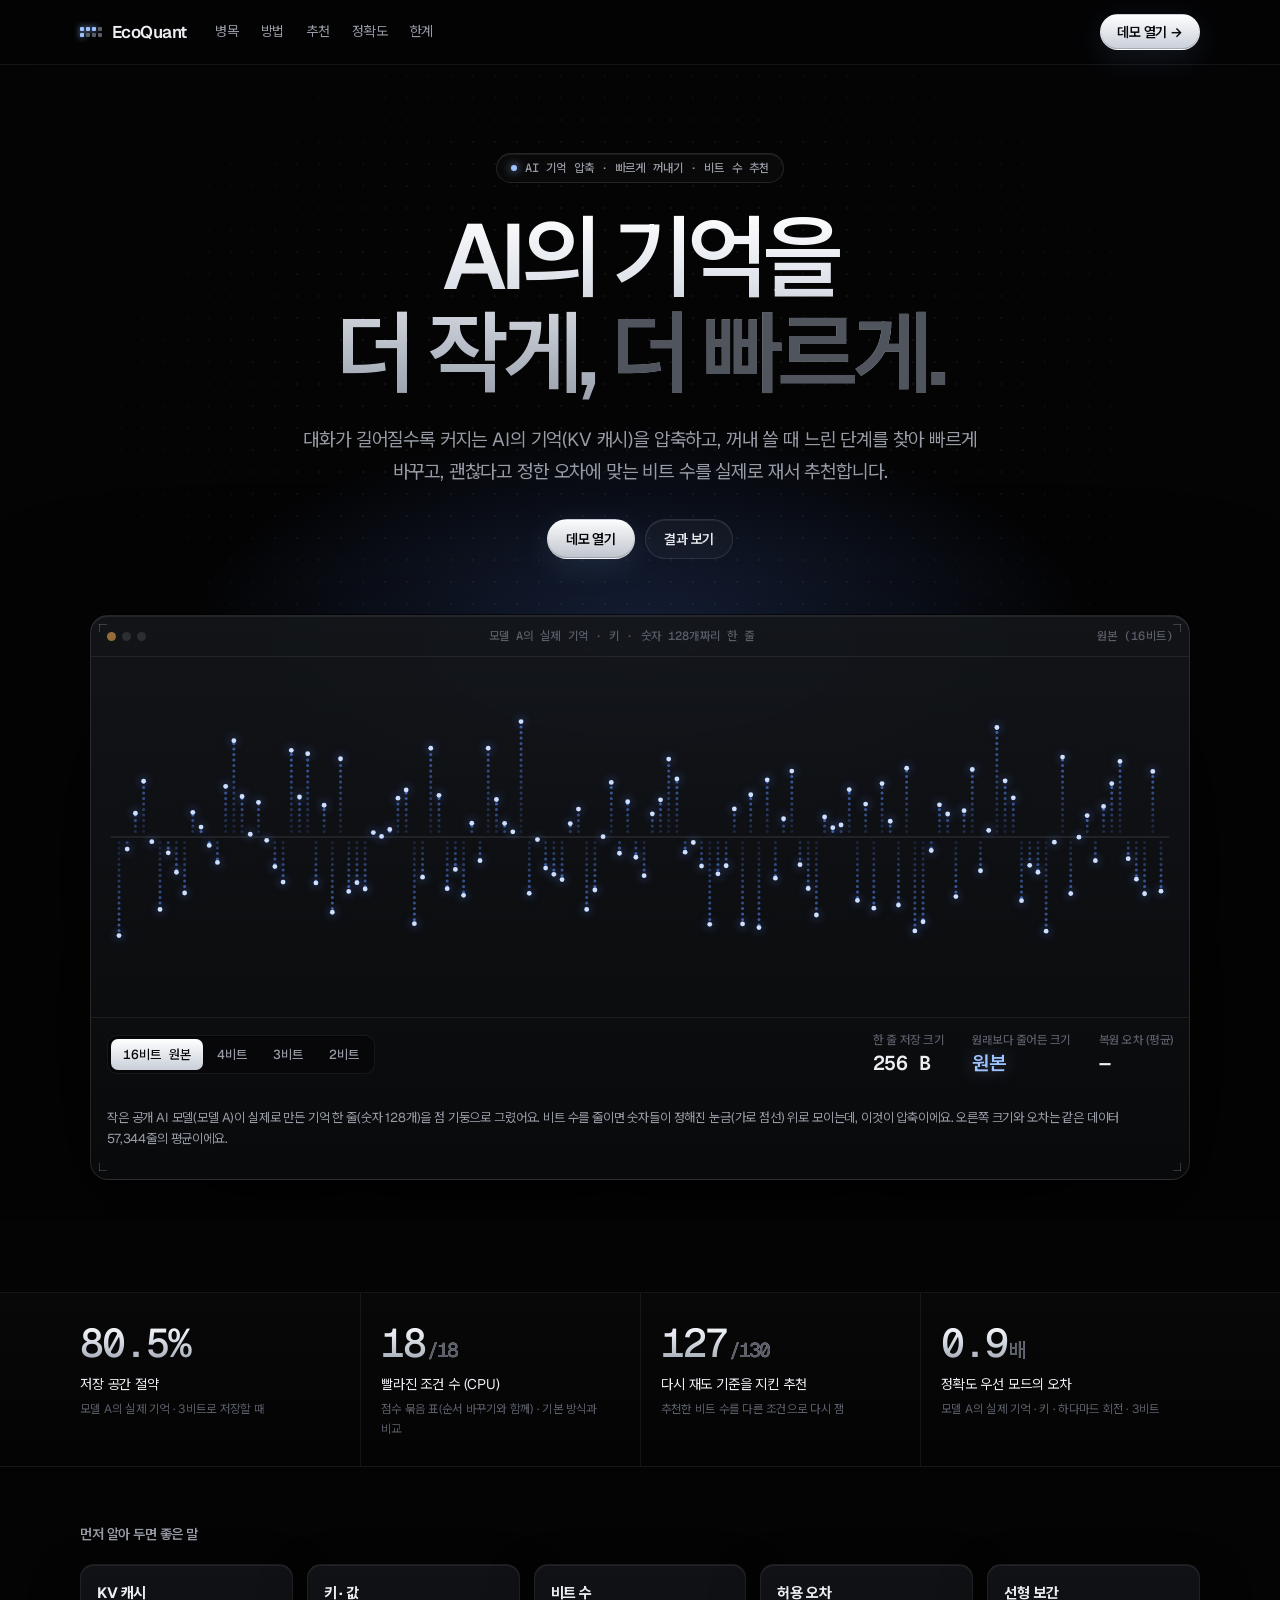
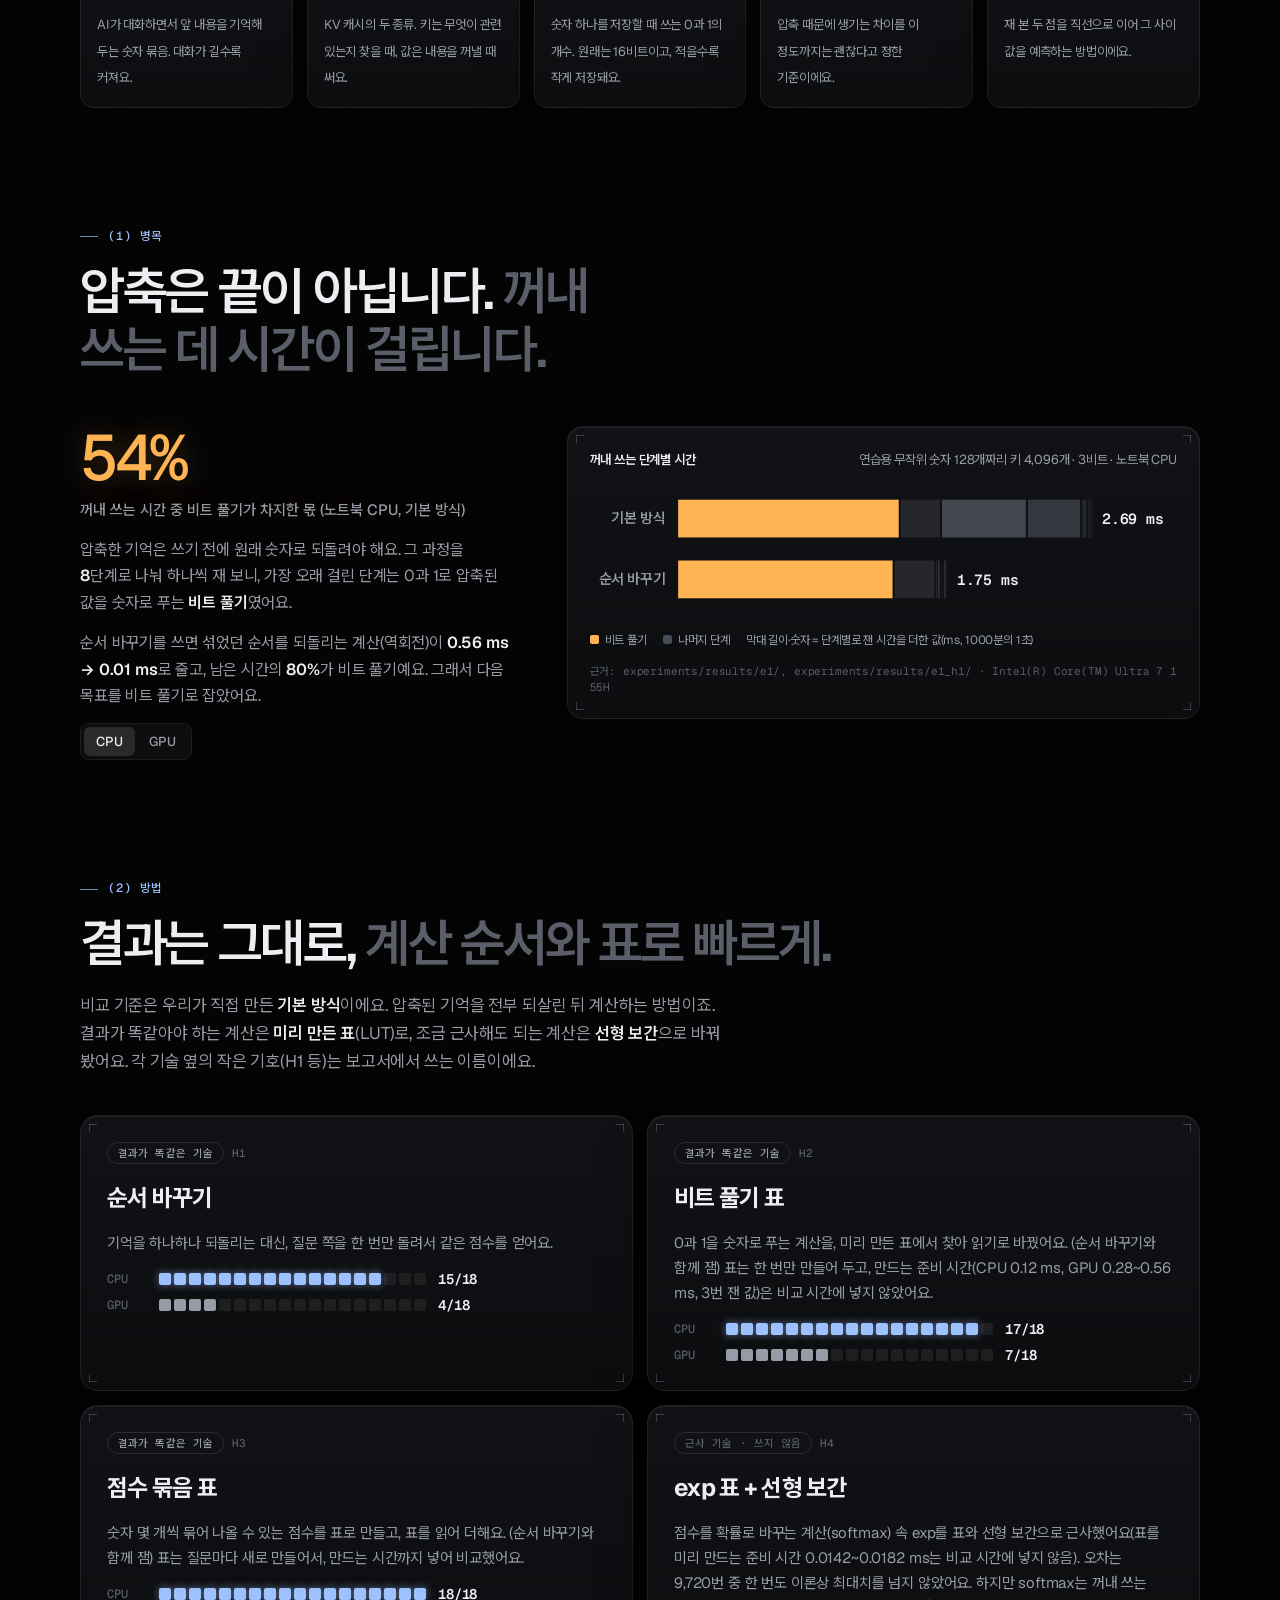
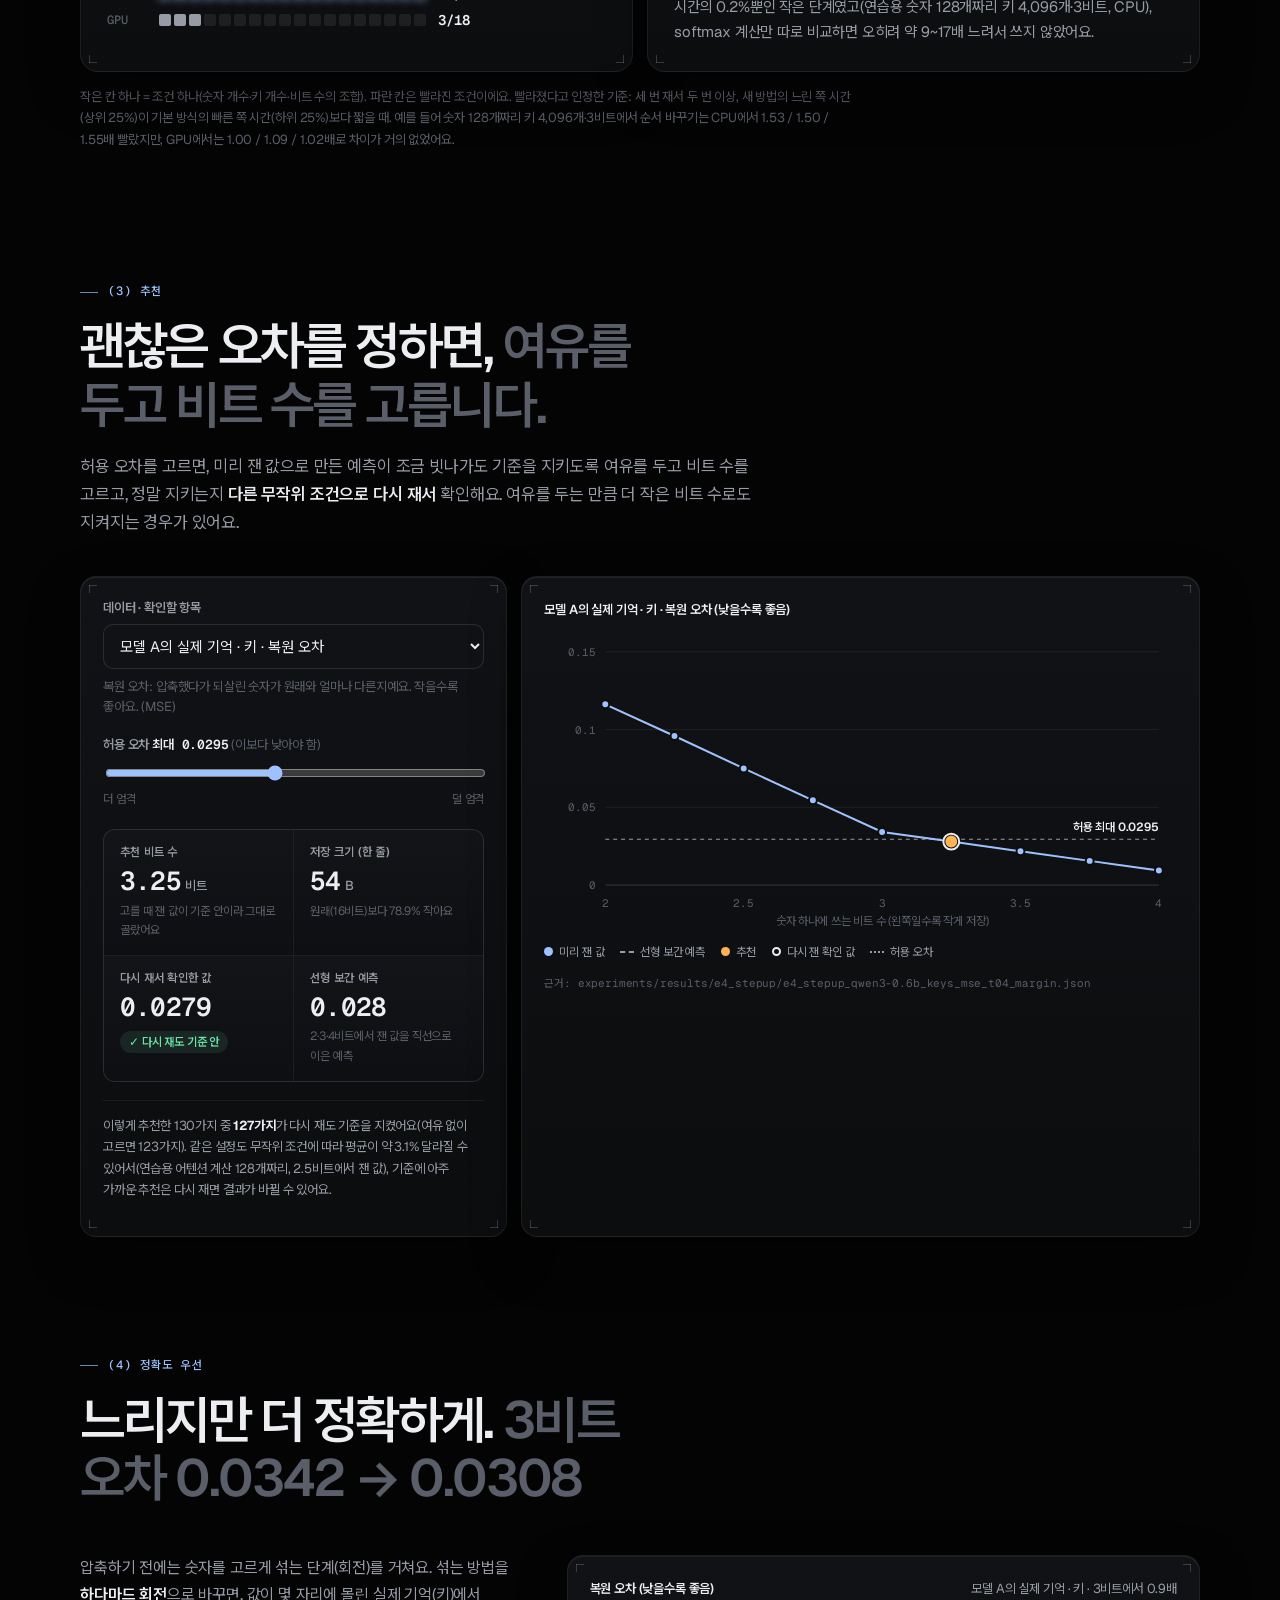
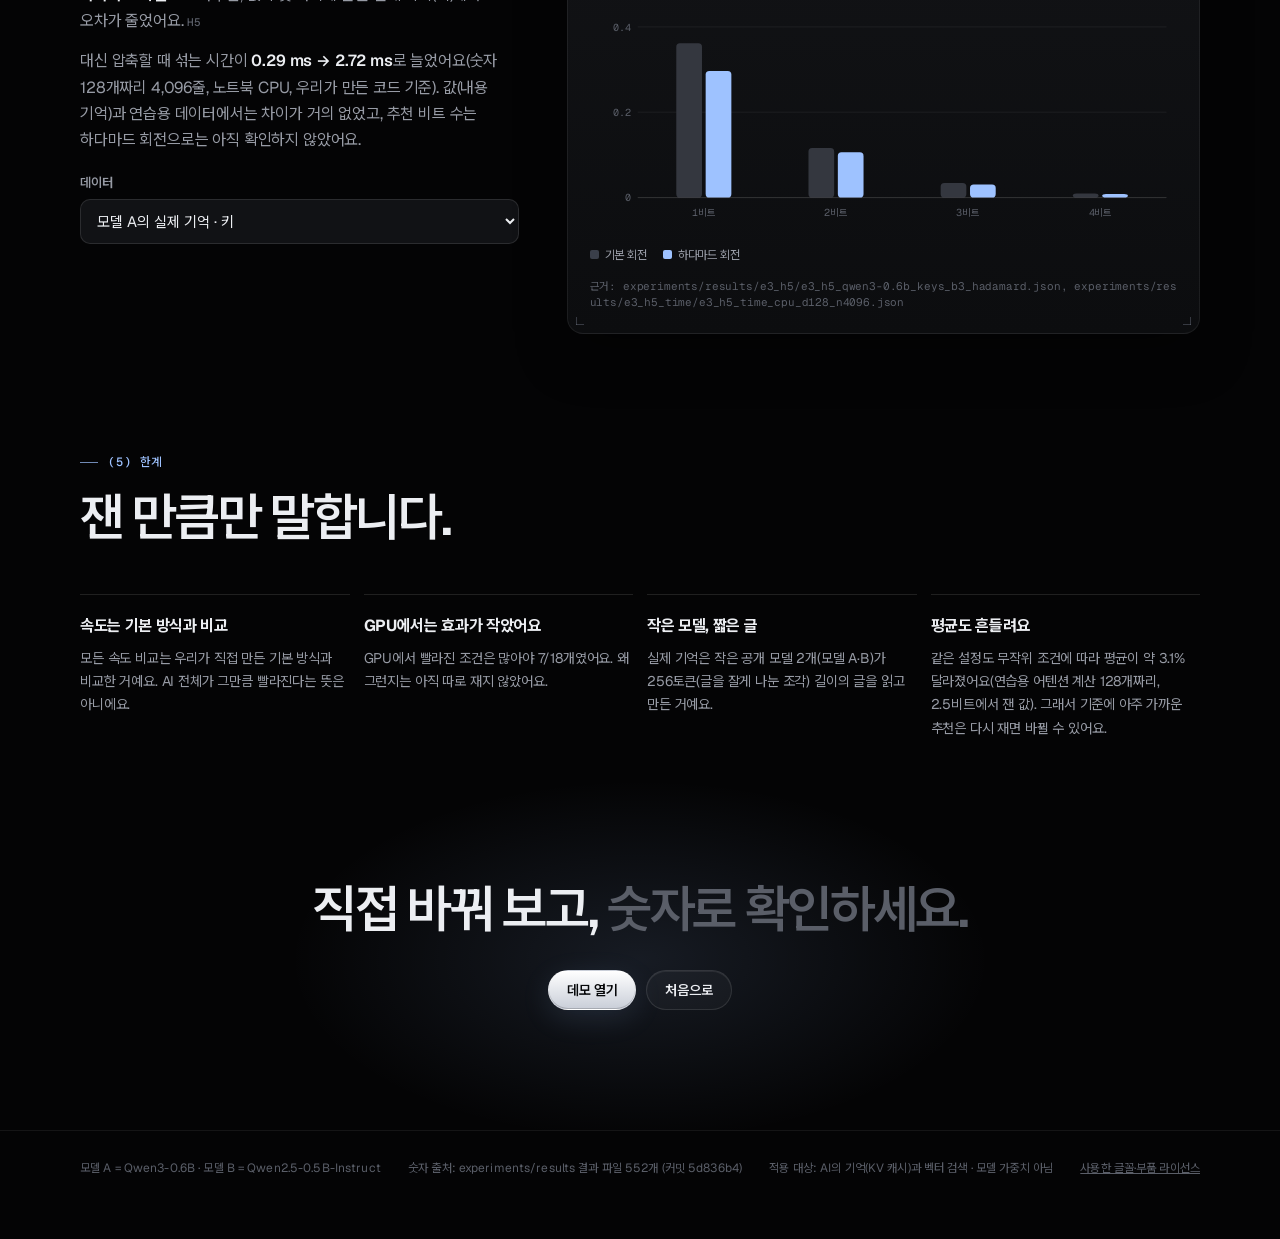
<file: index.html>
<!doctype html>
<html lang="ko">
<head>
<meta charset="utf-8">
<meta name="viewport" content="width=device-width, initial-scale=1, viewport-fit=cover">
<title>EcoQuant 소개</title>
  <script type="module" crossorigin src="./assets/main-B0Mnjxqs.js"></script>
  <link rel="modulepreload" crossorigin href="./assets/common-PnNI6KdR.js">
  <link rel="stylesheet" crossorigin href="./assets/common-sBmfSsgW.css">
  <link rel="stylesheet" crossorigin href="./assets/main-Coi5rdE9.css">
</head>
<body>
<div id="root"></div>
</body>
</html>
</file>
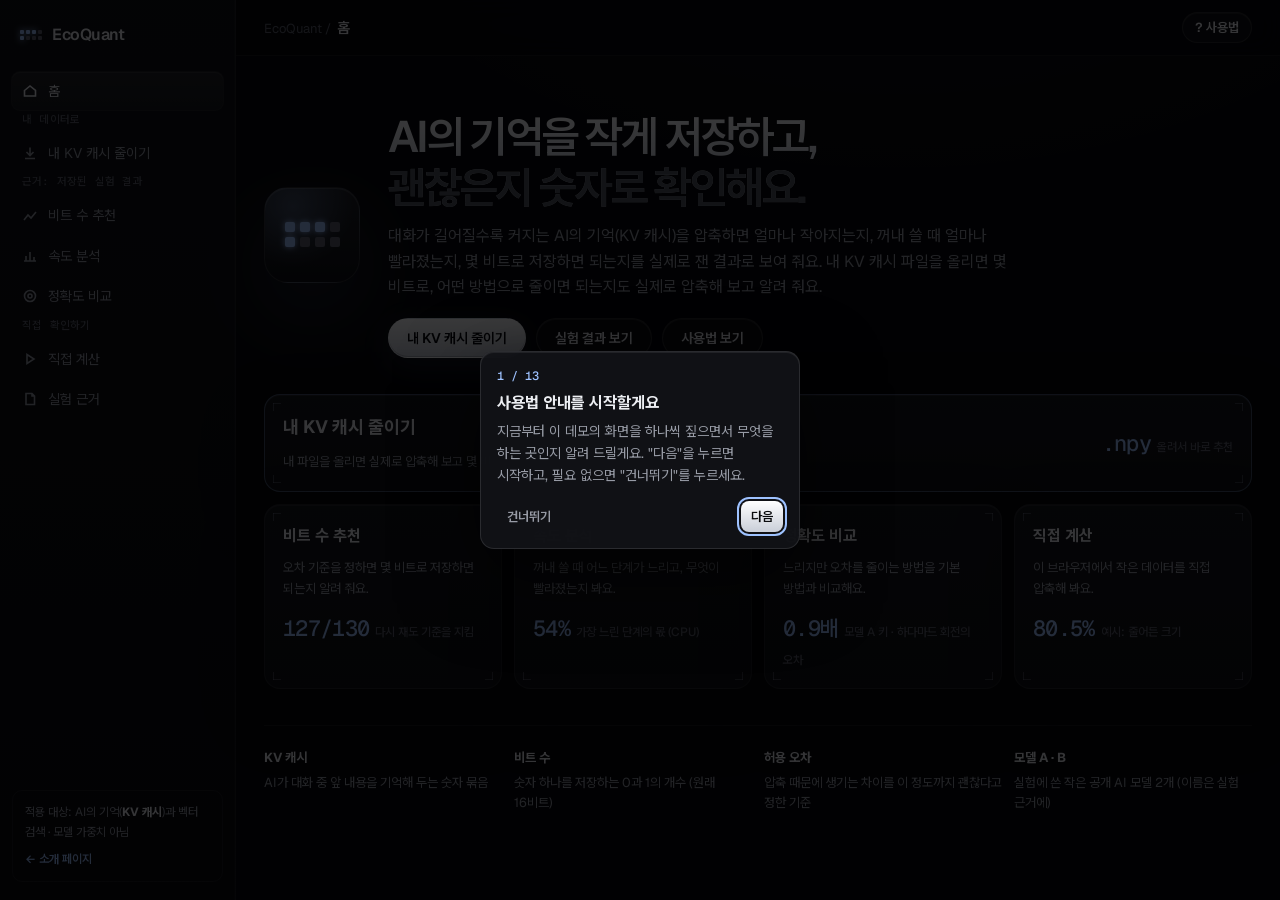
<file: demo.html>
<!doctype html>
<html lang="ko">
<head>
<meta charset="utf-8">
<meta name="viewport" content="width=device-width, initial-scale=1, viewport-fit=cover">
<title>EcoQuant 데모</title>
  <script type="module" crossorigin src="./assets/demo-ieByJOeV.js"></script>
  <link rel="modulepreload" crossorigin href="./assets/common-PnNI6KdR.js">
  <link rel="stylesheet" crossorigin href="./assets/common-sBmfSsgW.css">
  <link rel="stylesheet" crossorigin href="./assets/demo-DPtwnWuk.css">
</head>
<body>
<div id="root"></div>
</body>
</html>
</file>
<file: assets/common-sBmfSsgW.css>
@font-face{font-family:Geist Variable;font-style:normal;font-display:swap;font-weight:100 900;src:url(./geist-cyrillic-ext-wght-normal-DjL33-gN.woff2)format("woff2-variations");unicode-range:U+460-52F,U+1C80-1C8A,U+20B4,U+2DE0-2DFF,U+A640-A69F,U+FE2E-FE2F}@font-face{font-family:Geist Variable;font-style:normal;font-display:swap;font-weight:100 900;src:url(./geist-cyrillic-wght-normal-BEAKL7Jp.woff2)format("woff2-variations");unicode-range:U+301,U+400-45F,U+490-491,U+4B0-4B1,U+2116}@font-face{font-family:Geist Variable;font-style:normal;font-display:swap;font-weight:100 900;src:url(./geist-vietnamese-wght-normal-6IgcOCM7.woff2)format("woff2-variations");unicode-range:U+102-103,U+110-111,U+128-129,U+168-169,U+1A0-1A1,U+1AF-1B0,U+300-301,U+303-304,U+308-309,U+323,U+329,U+1EA0-1EF9,U+20AB}@font-face{font-family:Geist Variable;font-style:normal;font-display:swap;font-weight:100 900;src:url(./geist-latin-ext-wght-normal-DC-KSUi6.woff2)format("woff2-variations");unicode-range:U+100-2BA,U+2BD-2C5,U+2C7-2CC,U+2CE-2D7,U+2DD-2FF,U+304,U+308,U+329,U+1D00-1DBF,U+1E00-1E9F,U+1EF2-1EFF,U+2020,U+20A0-20AB,U+20AD-20C0,U+2113,U+2C60-2C7F,U+A720-A7FF}@font-face{font-family:Geist Variable;font-style:normal;font-display:swap;font-weight:100 900;src:url(./geist-latin-wght-normal-BgDaEnEv.woff2)format("woff2-variations");unicode-range:U+??,U+131,U+152-153,U+2BB-2BC,U+2C6,U+2DA,U+2DC,U+304,U+308,U+329,U+2000-206F,U+20AC,U+2122,U+2191,U+2193,U+2212,U+2215,U+FEFF,U+FFFD}@font-face{font-family:Geist Mono Variable;font-style:normal;font-display:swap;font-weight:100 900;src:url(./geist-mono-cyrillic-ext-wght-normal-X_5orZeX.woff2)format("woff2-variations");unicode-range:U+460-52F,U+1C80-1C8A,U+20B4,U+2DE0-2DFF,U+A640-A69F,U+FE2E-FE2F}@font-face{font-family:Geist Mono Variable;font-style:normal;font-display:swap;font-weight:100 900;src:url(./geist-mono-cyrillic-wght-normal-DiZS0aHC.woff2)format("woff2-variations");unicode-range:U+301,U+400-45F,U+490-491,U+4B0-4B1,U+2116}@font-face{font-family:Geist Mono Variable;font-style:normal;font-display:swap;font-weight:100 900;src:url(./geist-mono-symbols2-wght-normal-CO5SzqOn.woff2)format("woff2-variations");unicode-range:U+2000-2001,U+2004-2008,U+200A,U+23B8-23BD,U+2500-259F}@font-face{font-family:Geist Mono Variable;font-style:normal;font-display:swap;font-weight:100 900;src:url(./geist-mono-vietnamese-wght-normal-DadHysG0.woff2)format("woff2-variations");unicode-range:U+102-103,U+110-111,U+128-129,U+168-169,U+1A0-1A1,U+1AF-1B0,U+300-301,U+303-304,U+308-309,U+323,U+329,U+1EA0-1EF9,U+20AB}@font-face{font-family:Geist Mono Variable;font-style:normal;font-display:swap;font-weight:100 900;src:url(./geist-mono-latin-ext-wght-normal-Bwz-egvJ.woff2)format("woff2-variations");unicode-range:U+100-2BA,U+2BD-2C5,U+2C7-2CC,U+2CE-2D7,U+2DD-2FF,U+304,U+308,U+329,U+1D00-1DBF,U+1E00-1E9F,U+1EF2-1EFF,U+2020,U+20A0-20AB,U+20AD-20C0,U+2113,U+2C60-2C7F,U+A720-A7FF}@font-face{font-family:Geist Mono Variable;font-style:normal;font-display:swap;font-weight:100 900;src:url(./geist-mono-latin-wght-normal-XN7g48iV.woff2)format("woff2-variations");unicode-range:U+??,U+131,U+152-153,U+2BB-2BC,U+2C6,U+2DA,U+2DC,U+304,U+308,U+329,U+2000-206F,U+20AC,U+2122,U+2191,U+2193,U+2212,U+2215,U+FEFF,U+FFFD}@font-face{font-family:Pretendard Variable;font-style:normal;font-display:swap;font-weight:45 920;src:url(./PretendardVariable.subset.0-BHUkWNFR.woff2)format("woff2-variations");unicode-range:U+F9CA-FA0B,U+FF03-FF05,U+FF07,U+FF0A-FF0B,U+FF0D-FF19,U+FF1B,U+FF1D,U+FF20-FF5B,U+FF5D,U+FFE0-FFE3,U+FFE5-FFE6}@font-face{font-family:Pretendard Variable;font-style:normal;font-display:swap;font-weight:45 920;src:url(./PretendardVariable.subset.1-C-__qv6_.woff2)format("woff2-variations");unicode-range:U+D723-D728,U+D72A-D733,U+D735-D748,U+D74A-D74F,U+D752-D753,U+D755-D757,U+D75A-D75F,U+D762-D764,U+D766-D768,U+D76A-D76B,U+D76D-D76F,U+D771-D787,U+D789-D78B,U+D78D-D78F,U+D791-D797,U+D79A,U+D79C,U+D79E-D7A3,U+F900-F909,U+F90B-F92E}@font-face{font-family:Pretendard Variable;font-style:normal;font-display:swap;font-weight:45 920;src:url(./PretendardVariable.subset.2-dCZkyKLw.woff2)format("woff2-variations");unicode-range:U+D679-D68B,U+D68E-D69E,U+D6A0,U+D6A2-D6A7,U+D6A9-D6C3,U+D6C6-D6C7,U+D6C9-D6CB,U+D6CD-D6D3,U+D6D5-D6D6,U+D6D8-D6E3,U+D6E5-D6E7,U+D6E9-D6FB,U+D6FD-D717,U+D719-D71F,U+D721-D722}@font-face{font-family:Pretendard Variable;font-style:normal;font-display:swap;font-weight:45 920;src:url(./PretendardVariable.subset.3-Dqw33sf4.woff2)format("woff2-variations");unicode-range:U+D5BC-D5C7,U+D5CA-D5CB,U+D5CD-D5CF,U+D5D1-D5D7,U+D5D9-D5DA,U+D5DC,U+D5DE-D5E3,U+D5E6-D5E7,U+D5E9-D5EB,U+D5ED-D5F6,U+D5F8,U+D5FA-D5FF,U+D602-D603,U+D605-D607,U+D609-D60F,U+D612-D613,U+D616-D61B,U+D61D-D637,U+D63A-D63B,U+D63D-D63F,U+D641-D647,U+D64A-D64C,U+D64E-D653,U+D656-D657,U+D659-D65B,U+D65D-D666,U+D668,U+D66A-D678}@font-face{font-family:Pretendard Variable;font-style:normal;font-display:swap;font-weight:45 920;src:url(./PretendardVariable.subset.4-Bvh2YGoc.woff2)format("woff2-variations");unicode-range:U+D507,U+D509-D50B,U+D50D-D513,U+D515-D53B,U+D53E-D53F,U+D541-D543,U+D545-D54C,U+D54E,U+D550,U+D552-D557,U+D55A-D55B,U+D55D-D55F,U+D561-D564,U+D566-D567,U+D56A,U+D56C,U+D56E-D573,U+D576-D577,U+D579-D583,U+D585-D586,U+D58A-D5A4,U+D5A6-D5BB}@font-face{font-family:Pretendard Variable;font-style:normal;font-display:swap;font-weight:45 920;src:url(./PretendardVariable.subset.5-K_MNGNCe.woff2)format("woff2-variations");unicode-range:U+D464-D477,U+D47A-D47B,U+D47D-D47F,U+D481-D487,U+D489-D48A,U+D48C,U+D48E-D4E7,U+D4E9-D503,U+D505-D506}@font-face{font-family:Pretendard Variable;font-style:normal;font-display:swap;font-weight:45 920;src:url(./PretendardVariable.subset.6-Bxhohlcm.woff2)format("woff2-variations");unicode-range:U+D3BF-D3C7,U+D3CA-D3CF,U+D3D1-D3EB,U+D3EE-D3EF,U+D3F1-D3F3,U+D3F5-D3FB,U+D3FD-D400,U+D402-D45B,U+D45D-D463}@font-face{font-family:Pretendard Variable;font-style:normal;font-display:swap;font-weight:45 920;src:url(./PretendardVariable.subset.7-E2HaA55t.woff2)format("woff2-variations");unicode-range:U+D2FF,U+D302-D304,U+D306-D30B,U+D30F,U+D311-D313,U+D315-D31B,U+D31E,U+D322-D324,U+D326-D327,U+D32A-D32B,U+D32D-D32F,U+D331-D337,U+D339-D33C,U+D33E-D37B,U+D37E-D37F,U+D381-D383,U+D385-D38B,U+D38E-D390,U+D392-D397,U+D39A-D39B,U+D39D-D39F,U+D3A1-D3A7,U+D3A9-D3AA,U+D3AC,U+D3AE-D3B3,U+D3B5-D3B7,U+D3B9-D3BB,U+D3BD-D3BE}@font-face{font-family:Pretendard Variable;font-style:normal;font-display:swap;font-weight:45 920;src:url(./PretendardVariable.subset.8-CRbJhhyA.woff2)format("woff2-variations");unicode-range:U+D257-D27F,U+D281-D29B,U+D29D-D29F,U+D2A1-D2AB,U+D2AD-D2B7,U+D2BA-D2BB,U+D2BD-D2BF,U+D2C1-D2C7,U+D2C9-D2EF,U+D2F2-D2F3,U+D2F5-D2F7,U+D2F9-D2FE}@font-face{font-family:Pretendard Variable;font-style:normal;font-display:swap;font-weight:45 920;src:url(./PretendardVariable.subset.9-Btb3bmS6.woff2)format("woff2-variations");unicode-range:U+D1B4,U+D1B6-D1F3,U+D1F5-D22B,U+D22E-D22F,U+D231-D233,U+D235-D23B,U+D23D-D240,U+D242-D256}@font-face{font-family:Pretendard Variable;font-style:normal;font-display:swap;font-weight:45 920;src:url(./PretendardVariable.subset.10-DzSWztS8.woff2)format("woff2-variations");unicode-range:U+D105-D12F,U+D132-D133,U+D135-D137,U+D139-D13F,U+D141-D142,U+D144,U+D146-D14B,U+D14E-D14F,U+D151-D153,U+D155-D15B,U+D15E-D187,U+D189-D19F,U+D1A2-D1A3,U+D1A5-D1A7,U+D1A9-D1AF,U+D1B2-D1B3}@font-face{font-family:Pretendard Variable;font-style:normal;font-display:swap;font-weight:45 920;src:url(./PretendardVariable.subset.11-CqVmlKJn.woff2)format("woff2-variations");unicode-range:U+D04B-D04F,U+D051-D057,U+D059-D06B,U+D06D-D06F,U+D071-D073,U+D075-D07B,U+D07E-D0A3,U+D0A6-D0A7,U+D0A9-D0AB,U+D0AD-D0B3,U+D0B6,U+D0B8,U+D0BA-D0BF,U+D0C2-D0C3,U+D0C5-D0C7,U+D0C9-D0CF,U+D0D2,U+D0D6-D0DB,U+D0DE-D0DF,U+D0E1-D0E3,U+D0E5-D0EB,U+D0EE-D0F0,U+D0F2-D104}@font-face{font-family:Pretendard Variable;font-style:normal;font-display:swap;font-weight:45 920;src:url(./PretendardVariable.subset.12-BHuZSgT0.woff2)format("woff2-variations");unicode-range:U+CFA2-CFC3,U+CFC5-CFDF,U+CFE2-CFE3,U+CFE5-CFE7,U+CFE9-CFF4,U+CFF6-CFFB,U+CFFD-CFFF,U+D001-D003,U+D005-D017,U+D019-D033,U+D036-D037,U+D039-D03B,U+D03D-D04A}@font-face{font-family:Pretendard Variable;font-style:normal;font-display:swap;font-weight:45 920;src:url(./PretendardVariable.subset.13-C42mj_j2.woff2)format("woff2-variations");unicode-range:U+CEF0-CEF3,U+CEF6,U+CEF9-CEFF,U+CF01-CF03,U+CF05-CF07,U+CF09-CF0F,U+CF11-CF12,U+CF14-CF1B,U+CF1D-CF1F,U+CF21-CF2F,U+CF31-CF53,U+CF56-CF57,U+CF59-CF5B,U+CF5D-CF63,U+CF66,U+CF68,U+CF6A-CF6F,U+CF71-CF84,U+CF86-CF8B,U+CF8D-CFA1}@font-face{font-family:Pretendard Variable;font-style:normal;font-display:swap;font-weight:45 920;src:url(./PretendardVariable.subset.14-Bl512uUX.woff2)format("woff2-variations");unicode-range:U+CE3C-CE57,U+CE5A-CE5B,U+CE5D-CE5F,U+CE61-CE67,U+CE6A,U+CE6C,U+CE6E-CE73,U+CE76-CE77,U+CE79-CE7B,U+CE7D-CE83,U+CE85-CE88,U+CE8A-CE8F,U+CE91-CE93,U+CE95-CE97,U+CE99-CE9F,U+CEA2,U+CEA4-CEAB,U+CEAD-CEE3,U+CEE6-CEE7,U+CEE9-CEEB,U+CEED-CEEF}@font-face{font-family:Pretendard Variable;font-style:normal;font-display:swap;font-weight:45 920;src:url(./PretendardVariable.subset.15-D04iXIE3.woff2)format("woff2-variations");unicode-range:U+CD92-CD93,U+CD96-CD97,U+CD99-CD9B,U+CD9D-CDA3,U+CDA6-CDA8,U+CDAA-CDAF,U+CDB1-CDC3,U+CDC5-CDCB,U+CDCD-CDE7,U+CDE9-CE03,U+CE05-CE1F,U+CE22-CE34,U+CE36-CE3B}@font-face{font-family:Pretendard Variable;font-style:normal;font-display:swap;font-weight:45 920;src:url(./PretendardVariable.subset.16-BQUnS2GX.woff2)format("woff2-variations");unicode-range:U+CCEF-CD07,U+CD0A-CD0B,U+CD0D-CD1A,U+CD1C,U+CD1E-CD2B,U+CD2D-CD5B,U+CD5D-CD77,U+CD79-CD91}@font-face{font-family:Pretendard Variable;font-style:normal;font-display:swap;font-weight:45 920;src:url(./PretendardVariable.subset.17-BfZSA-Xc.woff2)format("woff2-variations");unicode-range:U+CC3F-CC43,U+CC46-CC47,U+CC49-CC4B,U+CC4D-CC53,U+CC55-CC58,U+CC5A-CC5F,U+CC61-CC97,U+CC9A-CC9B,U+CC9D-CC9F,U+CCA1-CCA7,U+CCAA,U+CCAC,U+CCAE-CCB3,U+CCB6-CCB7,U+CCB9-CCBB,U+CCBD-CCCF,U+CCD1-CCE3,U+CCE5-CCEE}@font-face{font-family:Pretendard Variable;font-style:normal;font-display:swap;font-weight:45 920;src:url(./PretendardVariable.subset.18-CwAxMC3C.woff2)format("woff2-variations");unicode-range:U+CB91-CBD3,U+CBD5-CBE3,U+CBE5-CC0B,U+CC0E-CC0F,U+CC11-CC13,U+CC15-CC1B,U+CC1D-CC20,U+CC23-CC27,U+CC2A-CC2B,U+CC2D,U+CC2F,U+CC31-CC37,U+CC3A,U+CC3C}@font-face{font-family:Pretendard Variable;font-style:normal;font-display:swap;font-weight:45 920;src:url(./PretendardVariable.subset.19-CJu4Zcdo.woff2)format("woff2-variations");unicode-range:U+CAF4-CB47,U+CB4A-CB90}@font-face{font-family:Pretendard Variable;font-style:normal;font-display:swap;font-weight:45 920;src:url(./PretendardVariable.subset.20-Ig1-z3n5.woff2)format("woff2-variations");unicode-range:U+CA4A-CA4B,U+CA4E-CA4F,U+CA51-CA53,U+CA55-CA5B,U+CA5D-CA60,U+CA62-CA83,U+CA85-CABB,U+CABE-CABF,U+CAC1-CAC3,U+CAC5-CACB,U+CACD-CAD0,U+CAD2,U+CAD4-CAD8,U+CADA-CAF3}@font-face{font-family:Pretendard Variable;font-style:normal;font-display:swap;font-weight:45 920;src:url(./PretendardVariable.subset.21-yKPEdLXC.woff2)format("woff2-variations");unicode-range:U+C996-C997,U+C99A-C99C,U+C99E-C9BF,U+C9C2-C9C3,U+C9C5-C9C7,U+C9C9-C9CF,U+C9D2,U+C9D4,U+C9D7-C9D8,U+C9DB,U+C9DE-C9DF,U+C9E1-C9E3,U+C9E5-C9E6,U+C9E8-C9EB,U+C9EE-C9F0,U+C9F2-C9F7,U+C9F9-CA0B,U+CA0D-CA28,U+CA2A-CA49}@font-face{font-family:Pretendard Variable;font-style:normal;font-display:swap;font-weight:45 920;src:url(./PretendardVariable.subset.22-CSqxKoOs.woff2)format("woff2-variations");unicode-range:U+C8E9-C8F4,U+C8F6-C8FB,U+C8FE-C8FF,U+C901-C903,U+C905-C90B,U+C90E-C910,U+C912-C917,U+C919-C92B,U+C92D-C94F,U+C951-C953,U+C955-C96B,U+C96D-C973,U+C975-C987,U+C98A-C98B,U+C98D-C98F,U+C991-C995}@font-face{font-family:Pretendard Variable;font-style:normal;font-display:swap;font-weight:45 920;src:url(./PretendardVariable.subset.23-DK80wi0t.woff2)format("woff2-variations");unicode-range:U+C841-C84B,U+C84D-C86F,U+C872-C873,U+C875-C877,U+C879-C87F,U+C882-C884,U+C887-C88A,U+C88D-C8C3,U+C8C5-C8DF,U+C8E1-C8E8}@font-face{font-family:Pretendard Variable;font-style:normal;font-display:swap;font-weight:45 920;src:url(./PretendardVariable.subset.24-CmkE8Q8D.woff2)format("woff2-variations");unicode-range:U+C779-C77B,U+C77E-C782,U+C786,U+C78B,U+C78D,U+C78F,U+C792-C793,U+C795,U+C797,U+C799-C79F,U+C7A2,U+C7A7-C7AB,U+C7AE-C7BB,U+C7BD-C7C0,U+C7C2-C7C7,U+C7C9-C7DC,U+C7DE-C7FF,U+C802-C803,U+C805-C807,U+C809,U+C80B-C80F,U+C812,U+C814,U+C817-C81B,U+C81E-C81F,U+C821-C823,U+C825-C82E,U+C830-C837,U+C839-C83B,U+C83D-C840}@font-face{font-family:Pretendard Variable;font-style:normal;font-display:swap;font-weight:45 920;src:url(./PretendardVariable.subset.25-CsoWBIZB.woff2)format("woff2-variations");unicode-range:U+C6BB-C6BF,U+C6C2,U+C6C4,U+C6C6-C6CB,U+C6CE-C6CF,U+C6D1-C6D3,U+C6D5-C6DB,U+C6DD-C6DF,U+C6E1-C6E7,U+C6E9-C6EB,U+C6ED-C6EF,U+C6F1-C6F8,U+C6FA-C703,U+C705-C707,U+C709-C70B,U+C70D-C716,U+C718,U+C71A-C71F,U+C722-C723,U+C725-C727,U+C729-C734,U+C736-C73B,U+C73E-C73F,U+C741-C743,U+C745-C74B,U+C74E-C750,U+C752-C757,U+C759-C773,U+C776-C777}@font-face{font-family:Pretendard Variable;font-style:normal;font-display:swap;font-weight:45 920;src:url(./PretendardVariable.subset.26-Sozl8dw8.woff2)format("woff2-variations");unicode-range:U+C5F5-C5FB,U+C5FE,U+C602-C605,U+C607,U+C609-C60F,U+C611-C61A,U+C61C-C623,U+C626-C627,U+C629-C62B,U+C62D,U+C62F-C632,U+C636,U+C638,U+C63A-C63F,U+C642-C643,U+C645-C647,U+C649-C652,U+C656-C65B,U+C65D-C65F,U+C661-C663,U+C665-C677,U+C679-C67B,U+C67D-C693,U+C696-C697,U+C699-C69B,U+C69D-C6A3,U+C6A6,U+C6A8,U+C6AA-C6AF,U+C6B2-C6B3,U+C6B5-C6B7,U+C6B9-C6BA}@font-face{font-family:Pretendard Variable;font-style:normal;font-display:swap;font-weight:45 920;src:url(./PretendardVariable.subset.27-CT6nuW9L.woff2)format("woff2-variations");unicode-range:U+C517-C527,U+C52A-C52B,U+C52D-C52F,U+C531-C538,U+C53A,U+C53C,U+C53E-C543,U+C546-C547,U+C54B,U+C54D-C552,U+C556,U+C55A-C55B,U+C55D,U+C55F,U+C562-C563,U+C565-C567,U+C569-C56F,U+C572,U+C574,U+C576-C57B,U+C57E-C57F,U+C581-C583,U+C585-C586,U+C588-C58B,U+C58E,U+C590,U+C592-C596,U+C599-C5B3,U+C5B6-C5B7,U+C5BA,U+C5BE-C5C3,U+C5CA-C5CB,U+C5CD,U+C5CF,U+C5D2-C5D3,U+C5D5-C5D7,U+C5D9-C5DF,U+C5E1-C5E2,U+C5E4,U+C5E6-C5EB,U+C5EF,U+C5F1-C5F3}@font-face{font-family:Pretendard Variable;font-style:normal;font-display:swap;font-weight:45 920;src:url(./PretendardVariable.subset.28-CpO0Y96p.woff2)format("woff2-variations");unicode-range:U+C475-C4EF,U+C4F2-C4F3,U+C4F5-C4F7,U+C4F9-C4FF,U+C502-C50B,U+C50D-C516}@font-face{font-family:Pretendard Variable;font-style:normal;font-display:swap;font-weight:45 920;src:url(./PretendardVariable.subset.29-D6hjrUWm.woff2)format("woff2-variations");unicode-range:U+C3D0-C3D7,U+C3DA-C3DB,U+C3DD-C3DE,U+C3E1-C3EC,U+C3EE-C3F3,U+C3F5-C42B,U+C42D-C463,U+C466-C474}@font-face{font-family:Pretendard Variable;font-style:normal;font-display:swap;font-weight:45 920;src:url(./PretendardVariable.subset.30-CWDM1c0J.woff2)format("woff2-variations");unicode-range:U+C32B-C367,U+C36A-C36B,U+C36D-C36F,U+C371-C377,U+C37A-C37B,U+C37E-C383,U+C385-C387,U+C389-C3CF}@font-face{font-family:Pretendard Variable;font-style:normal;font-display:swap;font-weight:45 920;src:url(./PretendardVariable.subset.31-CdmyZ5mm.woff2)format("woff2-variations");unicode-range:U+C26A-C26B,U+C26D-C26F,U+C271-C273,U+C275-C27B,U+C27E-C287,U+C289-C28F,U+C291-C297,U+C299-C29A,U+C29C-C2A3,U+C2A5-C2A7,U+C2A9-C2AB,U+C2AD-C2B3,U+C2B6,U+C2B8,U+C2BA-C2BB,U+C2BD-C2DB,U+C2DE-C2DF,U+C2E1-C2E2,U+C2E5-C2EA,U+C2EE,U+C2F0,U+C2F2-C2F5,U+C2F7,U+C2FA-C2FB,U+C2FD-C2FF,U+C301-C307,U+C309-C30C,U+C30E-C312,U+C315-C323,U+C325-C328,U+C32A}@font-face{font-family:Pretendard Variable;font-style:normal;font-display:swap;font-weight:45 920;src:url(./PretendardVariable.subset.32-CGnFWD2i.woff2)format("woff2-variations");unicode-range:U+C1BC-C1C3,U+C1C5-C1DF,U+C1E1-C1FB,U+C1FD-C203,U+C205-C20C,U+C20E,U+C210-C217,U+C21A-C21B,U+C21D-C21E,U+C221-C227,U+C229-C22A,U+C22C,U+C22E,U+C230,U+C233-C24F,U+C251-C257,U+C259-C269}@font-face{font-family:Pretendard Variable;font-style:normal;font-display:swap;font-weight:45 920;src:url(./PretendardVariable.subset.33--0OT__YQ.woff2)format("woff2-variations");unicode-range:U+C101-C11B,U+C11F,U+C121-C123,U+C125-C12B,U+C12E,U+C132-C137,U+C13A-C13B,U+C13D-C13F,U+C141-C147,U+C14A,U+C14C-C153,U+C155-C157,U+C159-C15B,U+C15D-C166,U+C169-C16F,U+C171-C177,U+C179-C18B,U+C18E-C18F,U+C191-C193,U+C195-C19B,U+C19D-C19E,U+C1A0,U+C1A2-C1A4,U+C1A6-C1BB}@font-face{font-family:Pretendard Variable;font-style:normal;font-display:swap;font-weight:45 920;src:url(./PretendardVariable.subset.34-CaCS33Md.woff2)format("woff2-variations");unicode-range:U+C049-C057,U+C059-C05B,U+C05D-C05F,U+C061-C067,U+C069-C08F,U+C091-C0AB,U+C0AE-C0AF,U+C0B1-C0B3,U+C0B5,U+C0B7-C0BB,U+C0BE,U+C0C2-C0C7,U+C0CA-C0CB,U+C0CD-C0CF,U+C0D1-C0D7,U+C0D9-C0DA,U+C0DC,U+C0DE-C0E3,U+C0E5-C0EB,U+C0ED-C0F3,U+C0F6,U+C0F8,U+C0FA-C0FF}@font-face{font-family:Pretendard Variable;font-style:normal;font-display:swap;font-weight:45 920;src:url(./PretendardVariable.subset.35-DWFYRGLp.woff2)format("woff2-variations");unicode-range:U+BFA7-BFAF,U+BFB1-BFC4,U+BFC6-BFCB,U+BFCE-BFCF,U+BFD1-BFD3,U+BFD5-BFDB,U+BFDD-C048}@font-face{font-family:Pretendard Variable;font-style:normal;font-display:swap;font-weight:45 920;src:url(./PretendardVariable.subset.36-Dn5IBRQB.woff2)format("woff2-variations");unicode-range:U+BF07,U+BF09-BF3F,U+BF41-BF4F,U+BF52-BF54,U+BF56-BFA6}@font-face{font-family:Pretendard Variable;font-style:normal;font-display:swap;font-weight:45 920;src:url(./PretendardVariable.subset.37-BD6FyOtY.woff2)format("woff2-variations");unicode-range:U+BE56,U+BE58,U+BE5C-BE5F,U+BE62-BE63,U+BE65-BE67,U+BE69-BE74,U+BE76-BE7B,U+BE7E-BE7F,U+BE81-BE8E,U+BE90,U+BE92-BEA7,U+BEA9-BECF,U+BED2-BED3,U+BED5-BED6,U+BED9-BEE3,U+BEE6-BF06}@font-face{font-family:Pretendard Variable;font-style:normal;font-display:swap;font-weight:45 920;src:url(./PretendardVariable.subset.38-D4hu443z.woff2)format("woff2-variations");unicode-range:U+BDB0-BDD3,U+BDD5-BDEF,U+BDF1-BE0B,U+BE0D-BE0F,U+BE11-BE13,U+BE15-BE43,U+BE46-BE47,U+BE49-BE4B,U+BE4D-BE53}@font-face{font-family:Pretendard Variable;font-style:normal;font-display:swap;font-weight:45 920;src:url(./PretendardVariable.subset.39-B_7wfth9.woff2)format("woff2-variations");unicode-range:U+BD03,U+BD06,U+BD08,U+BD0A-BD0F,U+BD11-BD22,U+BD25-BD47,U+BD49-BD58,U+BD5A-BD7F,U+BD82-BD83,U+BD85-BD87,U+BD8A-BD8F,U+BD91-BD92,U+BD94,U+BD96-BD98,U+BD9A-BDAF}@font-face{font-family:Pretendard Variable;font-style:normal;font-display:swap;font-weight:45 920;src:url(./PretendardVariable.subset.40-BDaOfdUe.woff2)format("woff2-variations");unicode-range:U+BC4E-BC83,U+BC86-BC87,U+BC89-BC8B,U+BC8D-BC93,U+BC96,U+BC98,U+BC9B-BC9F,U+BCA2-BCA3,U+BCA5-BCA7,U+BCA9-BCB2,U+BCB4-BCBB,U+BCBE-BCBF,U+BCC1-BCC3,U+BCC5-BCCC,U+BCCE-BCD0,U+BCD2-BCD4,U+BCD6-BCF3,U+BCF7,U+BCF9-BCFB,U+BCFD-BD02}@font-face{font-family:Pretendard Variable;font-style:normal;font-display:swap;font-weight:45 920;src:url(./PretendardVariable.subset.41-BUACvzZC.woff2)format("woff2-variations");unicode-range:U+BB90-BBA3,U+BBA5-BBAB,U+BBAD-BBBF,U+BBC1-BBF7,U+BBFA-BBFB,U+BBFD-BBFE,U+BC01-BC07,U+BC09-BC0A,U+BC0E,U+BC10,U+BC12-BC13,U+BC17,U+BC19-BC1A,U+BC1E,U+BC20-BC23,U+BC26,U+BC28,U+BC2A-BC2C,U+BC2E-BC2F,U+BC32-BC33,U+BC35-BC37,U+BC39-BC3F,U+BC41-BC42,U+BC44,U+BC46-BC48,U+BC4A-BC4D}@font-face{font-family:Pretendard Variable;font-style:normal;font-display:swap;font-weight:45 920;src:url(./PretendardVariable.subset.42-Dp-5mnyL.woff2)format("woff2-variations");unicode-range:U+BAE6-BAFB,U+BAFD-BB17,U+BB19-BB33,U+BB37,U+BB39-BB3A,U+BB3D-BB43,U+BB45-BB46,U+BB48,U+BB4A-BB4F,U+BB51-BB53,U+BB55-BB57,U+BB59-BB62,U+BB64-BB8F}@font-face{font-family:Pretendard Variable;font-style:normal;font-display:swap;font-weight:45 920;src:url(./PretendardVariable.subset.43-DHdpry7N.woff2)format("woff2-variations");unicode-range:U+BA30-BA37,U+BA3A-BA3B,U+BA3D-BA3F,U+BA41-BA47,U+BA49-BA4A,U+BA4C,U+BA4E-BA53,U+BA56-BA57,U+BA59-BA5B,U+BA5D-BA63,U+BA65-BA66,U+BA68-BA6F,U+BA71-BA73,U+BA75-BA77,U+BA79-BA84,U+BA86,U+BA88-BAA7,U+BAAA,U+BAAD-BAAF,U+BAB1-BAB7,U+BABA,U+BABC,U+BABE-BAE5}@font-face{font-family:Pretendard Variable;font-style:normal;font-display:swap;font-weight:45 920;src:url(./PretendardVariable.subset.44-qHopVhdd.woff2)format("woff2-variations");unicode-range:U+B96E-B973,U+B976-B977,U+B979-B97B,U+B97D-B983,U+B986,U+B988,U+B98A-B98D,U+B98F-B9AB,U+B9AE-B9AF,U+B9B1-B9B3,U+B9B5-B9BB,U+B9BE,U+B9C0,U+B9C2-B9C7,U+B9CA-B9CB,U+B9CD,U+B9D2-B9D7,U+B9DA,U+B9DC,U+B9DF-B9E0,U+B9E2,U+B9E6-B9E7,U+B9E9-B9F3,U+B9F6,U+B9F8,U+B9FB-BA2F}@font-face{font-family:Pretendard Variable;font-style:normal;font-display:swap;font-weight:45 920;src:url(./PretendardVariable.subset.45-BniyRFfm.woff2)format("woff2-variations");unicode-range:U+B8BF-B8CB,U+B8CD-B8E0,U+B8E2-B8E7,U+B8EA-B8EB,U+B8ED-B8EF,U+B8F1-B8F7,U+B8FA,U+B8FC,U+B8FE-B903,U+B905-B917,U+B919-B91F,U+B921-B93B,U+B93D-B957,U+B95A-B95B,U+B95D-B95F,U+B961-B967,U+B969-B96C}@font-face{font-family:Pretendard Variable;font-style:normal;font-display:swap;font-weight:45 920;src:url(./PretendardVariable.subset.46-BMRq7xC-.woff2)format("woff2-variations");unicode-range:U+B80D-B80F,U+B811-B817,U+B81A,U+B81C-B823,U+B826-B827,U+B829-B82B,U+B82D-B833,U+B836,U+B83A-B83F,U+B841-B85B,U+B85E-B85F,U+B861-B863,U+B865-B86B,U+B86E,U+B870,U+B872-B8AF,U+B8B1-B8BE}@font-face{font-family:Pretendard Variable;font-style:normal;font-display:swap;font-weight:45 920;src:url(./PretendardVariable.subset.47-B-cWO2pw.woff2)format("woff2-variations");unicode-range:U+B74D-B75F,U+B761-B763,U+B765-B774,U+B776-B77B,U+B77E-B77F,U+B781-B783,U+B785-B78B,U+B78E,U+B792-B796,U+B79A-B79B,U+B79D-B7A7,U+B7AA,U+B7AE-B7B3,U+B7B6-B7C8,U+B7CA-B7EB,U+B7EE-B7EF,U+B7F1-B7F3,U+B7F5-B7FB,U+B7FE,U+B802-B806,U+B80A-B80B}@font-face{font-family:Pretendard Variable;font-style:normal;font-display:swap;font-weight:45 920;src:url(./PretendardVariable.subset.48-Ct-fWrPO.woff2)format("woff2-variations");unicode-range:U+B6A7-B6AA,U+B6AC-B6B0,U+B6B2-B6EF,U+B6F1-B727,U+B72A-B72B,U+B72D-B72E,U+B731-B737,U+B739-B73A,U+B73C-B743,U+B745-B74C}@font-face{font-family:Pretendard Variable;font-style:normal;font-display:swap;font-weight:45 920;src:url(./PretendardVariable.subset.49-BblQVys9.woff2)format("woff2-variations");unicode-range:U+B605-B60F,U+B612-B617,U+B619-B624,U+B626-B69B,U+B69E-B6A3,U+B6A5-B6A6}@font-face{font-family:Pretendard Variable;font-style:normal;font-display:swap;font-weight:45 920;src:url(./PretendardVariable.subset.50-C8IyFH7L.woff2)format("woff2-variations");unicode-range:U+B55F,U+B562-B583,U+B585-B59F,U+B5A2-B5A3,U+B5A5-B5A7,U+B5A9-B5B2,U+B5B5-B5BA,U+B5BD-B604}@font-face{font-family:Pretendard Variable;font-style:normal;font-display:swap;font-weight:45 920;src:url(./PretendardVariable.subset.51-Bxd0gTAs.woff2)format("woff2-variations");unicode-range:U+B4A5-B4B6,U+B4B8-B4BF,U+B4C1-B4C7,U+B4C9-B4DB,U+B4DE-B4DF,U+B4E1-B4E2,U+B4E5-B4EB,U+B4EE,U+B4F0,U+B4F2-B513,U+B516-B517,U+B519-B51A,U+B51D-B523,U+B526,U+B528,U+B52B-B52F,U+B532-B533,U+B535-B537,U+B539-B53F,U+B541-B544,U+B546-B54B,U+B54D-B54F,U+B551-B55B,U+B55D-B55E}@font-face{font-family:Pretendard Variable;font-style:normal;font-display:swap;font-weight:45 920;src:url(./PretendardVariable.subset.52-CNgqKOOJ.woff2)format("woff2-variations");unicode-range:U+B3F8-B3FB,U+B3FD-B40F,U+B411-B417,U+B419-B41B,U+B41D-B41F,U+B421-B427,U+B42A-B42B,U+B42D-B44F,U+B452-B453,U+B455-B457,U+B459-B45F,U+B462-B464,U+B466-B46B,U+B46D-B47F,U+B481-B4A3}@font-face{font-family:Pretendard Variable;font-style:normal;font-display:swap;font-weight:45 920;src:url(./PretendardVariable.subset.53-BSRnyb-u.woff2)format("woff2-variations");unicode-range:U+B342-B353,U+B356-B357,U+B359-B35B,U+B35D-B35E,U+B360-B363,U+B366,U+B368,U+B36A-B36D,U+B36F,U+B372-B373,U+B375-B377,U+B379-B37F,U+B381-B382,U+B384,U+B386-B38B,U+B38D-B3C3,U+B3C6-B3C7,U+B3C9-B3CA,U+B3CD-B3D3,U+B3D6,U+B3D8,U+B3DA-B3F7}@font-face{font-family:Pretendard Variable;font-style:normal;font-display:swap;font-weight:45 920;src:url(./PretendardVariable.subset.54-Dt2-cQkx.woff2)format("woff2-variations");unicode-range:U+B27C-B283,U+B285-B28F,U+B292-B293,U+B295-B297,U+B29A-B29F,U+B2A1-B2A4,U+B2A7-B2A9,U+B2AB,U+B2AD-B2C7,U+B2CA-B2CB,U+B2CD-B2CF,U+B2D1-B2D7,U+B2DA,U+B2DC,U+B2DE-B2E3,U+B2E7,U+B2E9-B2EA,U+B2EF-B2F3,U+B2F6,U+B2F8,U+B2FA-B2FB,U+B2FD-B2FE,U+B302-B303,U+B305-B307,U+B309-B30F,U+B312,U+B316-B31B,U+B31D-B341}@font-face{font-family:Pretendard Variable;font-style:normal;font-display:swap;font-weight:45 920;src:url(./PretendardVariable.subset.55-jFgflYjX.woff2)format("woff2-variations");unicode-range:U+B1D6-B1E7,U+B1E9-B1FC,U+B1FE-B203,U+B206-B207,U+B209-B20B,U+B20D-B213,U+B216-B21F,U+B221-B257,U+B259-B273,U+B275-B27B}@font-face{font-family:Pretendard Variable;font-style:normal;font-display:swap;font-weight:45 920;src:url(./PretendardVariable.subset.56-BwZdvJZQ.woff2)format("woff2-variations");unicode-range:U+B120-B122,U+B126-B127,U+B129-B12B,U+B12D-B133,U+B136,U+B138,U+B13A-B13F,U+B142-B143,U+B145-B14F,U+B151-B153,U+B156-B157,U+B159-B177,U+B17A-B17B,U+B17D-B17F,U+B181-B187,U+B189-B18C,U+B18E-B191,U+B195-B1A7,U+B1A9-B1CB,U+B1CD-B1D5}@font-face{font-family:Pretendard Variable;font-style:normal;font-display:swap;font-weight:45 920;src:url(./PretendardVariable.subset.57-BwFDg-Fs.woff2)format("woff2-variations");unicode-range:U+B05F-B07B,U+B07E-B07F,U+B081-B083,U+B085-B08B,U+B08D-B097,U+B09B,U+B09D-B09F,U+B0A2-B0A7,U+B0AA,U+B0B0,U+B0B2,U+B0B6-B0B7,U+B0B9-B0BB,U+B0BD-B0C3,U+B0C6-B0C7,U+B0CA-B0CF,U+B0D1-B0DF,U+B0E1-B0E4,U+B0E6-B107,U+B10A-B10B,U+B10D-B10F,U+B111-B112,U+B114-B117,U+B119-B11A,U+B11C-B11F}@font-face{font-family:Pretendard Variable;font-style:normal;font-display:swap;font-weight:45 920;src:url(./PretendardVariable.subset.58-DlucQts_.woff2)format("woff2-variations");unicode-range:U+AFAC-AFB7,U+AFBA-AFBB,U+AFBD-AFBF,U+AFC1-AFC6,U+AFCA-AFCC,U+AFCE-AFD3,U+AFD5-AFE7,U+AFE9-AFEF,U+AFF1-B00B,U+B00D-B00F,U+B011-B013,U+B015-B01B,U+B01D-B027,U+B029-B043,U+B045-B047,U+B049,U+B04B,U+B04D-B052,U+B055-B056,U+B058-B05C,U+B05E}@font-face{font-family:Pretendard Variable;font-style:normal;font-display:swap;font-weight:45 920;src:url(./PretendardVariable.subset.59-CMkWjhdo.woff2)format("woff2-variations");unicode-range:U+AF03-AF07,U+AF09-AF2B,U+AF2E-AF33,U+AF35-AF3B,U+AF3E-AF40,U+AF44-AF47,U+AF4A-AF5C,U+AF5E-AF63,U+AF65-AF7F,U+AF81-AFAB}@font-face{font-family:Pretendard Variable;font-style:normal;font-display:swap;font-weight:45 920;src:url(./PretendardVariable.subset.60-CeHezjjf.woff2)format("woff2-variations");unicode-range:U+AE56-AE5B,U+AE5E-AE60,U+AE62-AE64,U+AE66-AE67,U+AE69-AE6B,U+AE6D-AE83,U+AE85-AEBB,U+AEBF,U+AEC1-AEC3,U+AEC5-AECB,U+AECE,U+AED0,U+AED2-AED7,U+AED9-AEF3,U+AEF5-AF02}@font-face{font-family:Pretendard Variable;font-style:normal;font-display:swap;font-weight:45 920;src:url(./PretendardVariable.subset.61-PUuTnod4.woff2)format("woff2-variations");unicode-range:U+AD9C-ADA3,U+ADA5-ADBF,U+ADC1-ADC3,U+ADC5-ADC7,U+ADC9-ADD2,U+ADD4-ADDB,U+ADDD-ADDF,U+ADE1-ADE3,U+ADE5-ADF7,U+ADFA-ADFB,U+ADFD-ADFF,U+AE02-AE07,U+AE0A,U+AE0C,U+AE0E-AE13,U+AE15-AE2F,U+AE31-AE33,U+AE35-AE37,U+AE39-AE3F,U+AE42,U+AE44,U+AE46-AE49,U+AE4B,U+AE4F,U+AE51-AE53,U+AE55}@font-face{font-family:Pretendard Variable;font-style:normal;font-display:swap;font-weight:45 920;src:url(./PretendardVariable.subset.62-DGSAWCfb.woff2)format("woff2-variations");unicode-range:U+ACE2-ACE3,U+ACE5-ACE6,U+ACE9-ACEF,U+ACF2,U+ACF4,U+ACF7-ACFB,U+ACFE-ACFF,U+AD01-AD03,U+AD05-AD0B,U+AD0D-AD10,U+AD12-AD1B,U+AD1D-AD33,U+AD35-AD48,U+AD4A-AD4F,U+AD51-AD6B,U+AD6E-AD6F,U+AD71-AD72,U+AD77-AD7C,U+AD7E,U+AD80,U+AD82-AD87,U+AD89-AD8B,U+AD8D-AD8F,U+AD91-AD9B}@font-face{font-family:Pretendard Variable;font-style:normal;font-display:swap;font-weight:45 920;src:url(./PretendardVariable.subset.63-B35xsm4O.woff2)format("woff2-variations");unicode-range:U+AC25-AC2C,U+AC2E,U+AC30,U+AC32-AC37,U+AC39-AC3F,U+AC41-AC4C,U+AC4E-AC6F,U+AC72-AC73,U+AC75-AC76,U+AC79-AC7F,U+AC82,U+AC84-AC88,U+AC8A-AC8B,U+AC8D-AC8F,U+AC91-AC93,U+AC95-AC9B,U+AC9D-AC9E,U+ACA1-ACA7,U+ACAB,U+ACAD-ACAF,U+ACB1-ACB7,U+ACBA-ACBB,U+ACBE-ACC0,U+ACC2-ACC3,U+ACC5-ACDF}@font-face{font-family:Pretendard Variable;font-style:normal;font-display:swap;font-weight:45 920;src:url(./PretendardVariable.subset.64-CTbrgYF9.woff2)format("woff2-variations");unicode-range:U+99DF,U+99ED,U+99F1,U+99FF,U+9A01,U+9A08,U+9A0E-9A0F,U+9A19,U+9A2B,U+9A30,U+9A36-9A37,U+9A40,U+9A43,U+9A45,U+9A4D,U+9A55,U+9A57,U+9A5A-9A5B,U+9A5F,U+9A62,U+9A65,U+9A69-9A6A,U+9AA8,U+9AB8,U+9AD3,U+9AE5,U+9AEE,U+9B1A,U+9B27,U+9B2A,U+9B31,U+9B3C,U+9B41-9B45,U+9B4F,U+9B54,U+9B5A,U+9B6F,U+9B8E,U+9B91,U+9B9F,U+9BAB,U+9BAE,U+9BC9,U+9BD6,U+9BE4,U+9BE8,U+9C0D,U+9C10,U+9C12,U+9C15,U+9C25,U+9C32,U+9C3B,U+9C47,U+9C49,U+9C57,U+9CE5,U+9CE7,U+9CE9,U+9CF3-9CF4,U+9CF6,U+9D09,U+9D1B,U+9D26,U+9D28,U+9D3B,U+9D51,U+9D5D,U+9D60-9D61,U+9D6C,U+9D72,U+9DA9,U+9DAF,U+9DB4,U+9DC4,U+9DD7,U+9DF2,U+9DF8-9DFA,U+9E1A,U+9E1E,U+9E75,U+9E79,U+9E7D,U+9E7F,U+9E92-9E93,U+9E97,U+9E9D,U+9E9F,U+9EA5,U+9EB4-9EB5,U+9EBB,U+9EBE,U+9EC3,U+9ECD-9ECE,U+9ED4,U+9ED8,U+9EDB-9EDC,U+9EDE,U+9EE8,U+9EF4,U+9F07-9F08,U+9F0E,U+9F13,U+9F20,U+9F3B,U+9F4A-9F4B,U+9F4E,U+9F52,U+9F5F,U+9F61,U+9F67,U+9F6A,U+9F6C,U+9F77,U+9F8D,U+9F90,U+9F95,U+9F9C,U+AC02-AC03,U+AC05-AC06,U+AC09-AC0F,U+AC17-AC18,U+AC1B,U+AC1E-AC1F,U+AC21-AC23}@font-face{font-family:Pretendard Variable;font-style:normal;font-display:swap;font-weight:45 920;src:url(./PretendardVariable.subset.65-B66rjuyf.woff2)format("woff2-variations");unicode-range:U+338C-339C,U+339F-33A0,U+33A2-33CB,U+33CF-33D0,U+33D3,U+33D6,U+33D8,U+33DB-33DD,U+4E01,U+4E03,U+4E07-4E08,U+4E11,U+4E14-4E15,U+4E18-4E19,U+4E1E,U+4E32,U+4E38-4E39,U+4E42-4E43,U+4E45,U+4E4D-4E4F,U+4E56,U+4E58-4E59,U+4E5D-4E5E,U+4E6B,U+4E6D,U+4E73,U+4E76-4E77,U+4E7E,U+4E82,U+4E86,U+4E88,U+4E8E,U+4E90-4E92,U+4E94-4E95,U+4E98,U+4E9B,U+4E9E,U+4EA1-4EA2,U+4EA4-4EA6,U+4EA8,U+4EAB,U+4EAD-4EAE,U+4EB6,U+4EC0-4EC1,U+4EC4,U+4EC7,U+4ECB,U+4ECD,U+4ED4-4ED5,U+4ED7-4ED9,U+4EDD,U+4EDF,U+4EE4,U+4EF0,U+4EF2,U+4EF6-4EF7,U+4EFB,U+4F01,U+4F09,U+4F0B,U+4F0D-4F11,U+4F2F,U+4F34,U+4F36,U+4F38,U+4F3A,U+4F3C-4F3D}@font-face{font-family:Pretendard Variable;font-style:normal;font-display:swap;font-weight:45 920;src:url(./PretendardVariable.subset.66-C3HqaDeY.woff2)format("woff2-variations");unicode-range:U+3136,U+3138,U+313A-3140,U+3143-3144,U+3150,U+3152,U+3154-3156,U+3158-315B,U+315D-315F,U+3162,U+3164-318C,U+318E,U+3200-321B,U+3231,U+3239,U+3251-325A,U+3260-327B,U+327E-327F,U+328A-3290,U+3294,U+329E,U+32A5,U+3380-3384,U+3388-338B}@font-face{font-family:Pretendard Variable;font-style:normal;font-display:swap;font-weight:45 920;src:url(./PretendardVariable.subset.67-BmuXdlDy.woff2)format("woff2-variations");unicode-range:U+2F7D,U+2F7F-2F8B,U+2F8E-2F90,U+2F92-2F97,U+2F99-2FA0,U+2FA2-2FA3,U+2FA5-2FA9,U+2FAC-2FB1,U+2FB3-2FBC,U+2FC1-2FCA,U+2FCD-2FD4,U+3003,U+3012-3019,U+301C,U+301E-3020,U+3036,U+3041,U+3043,U+3045,U+3047,U+3049,U+304E,U+3050,U+3052,U+3056,U+305A,U+305C,U+305E,U+3062,U+3065,U+306C,U+3070-307D,U+3080,U+3085,U+3087,U+308E,U+3090-3091,U+30A1,U+30A5,U+30A9,U+30AE,U+30B1-30B2,U+30B4,U+30B6,U+30BC-30BE,U+30C2,U+30C5,U+30CC,U+30D2,U+30D4,U+30D8-30DD,U+30E4,U+30E6,U+30E8,U+30EE,U+30F0-30F2,U+30F4-30F6,U+3133,U+3135}@font-face{font-family:Pretendard Variable;font-style:normal;font-display:swap;font-weight:45 920;src:url(./PretendardVariable.subset.68-DS9B48d0.woff2)format("woff2-variations");unicode-range:U+2541-254B,U+25A4-25A9,U+25B1,U+25B5,U+25B9,U+25BF,U+25C1,U+25C3,U+25C9-25CA,U+25CC,U+25CE,U+25D0-25D1,U+25E6,U+25EF,U+260F,U+261D,U+261F,U+262F,U+2660,U+2664,U+2667-2669,U+266D,U+266F,U+2716,U+271A,U+273D,U+2756,U+2776-277F,U+278A-2793,U+2963,U+2965,U+2AC5-2AC6,U+2ACB-2ACC,U+2F00,U+2F04,U+2F06,U+2F08,U+2F0A-2F0B,U+2F11-2F12,U+2F14,U+2F17-2F18,U+2F1C-2F1D,U+2F1F-2F20,U+2F23-2F26,U+2F28-2F29,U+2F2B,U+2F2D,U+2F2F-2F32,U+2F38,U+2F3C-2F40,U+2F42-2F4C,U+2F4F-2F52,U+2F54-2F58,U+2F5A-2F66,U+2F69-2F70,U+2F72-2F76,U+2F78,U+2F7A-2F7C}@font-face{font-family:Pretendard Variable;font-style:normal;font-display:swap;font-weight:45 920;src:url(./PretendardVariable.subset.69-YT16ymcp.woff2)format("woff2-variations");unicode-range:U+2479-2487,U+249C-24D1,U+24D3-24D7,U+24D9-24E9,U+24EB-24F4,U+2500-2501,U+2503,U+250C-2513,U+2515-2516,U+2518-2540}@font-face{font-family:Pretendard Variable;font-style:normal;font-display:swap;font-weight:45 920;src:url(./PretendardVariable.subset.70-BUXiAGMT.woff2)format("woff2-variations");unicode-range:U+215B-215E,U+2162-2169,U+2170-2179,U+2195-2199,U+21B0-21B4,U+21BC,U+21C0,U+21C4-21C5,U+21CD,U+21CF-21D4,U+21E0-21E3,U+21E6-21E9,U+2200,U+2202-2203,U+2206-2209,U+220B-220C,U+220F,U+2211,U+2213,U+221A,U+221D-2220,U+2222,U+2225-2227,U+2229-222C,U+222E,U+2234-2237,U+223D,U+2243,U+2245,U+2248,U+2250-2253,U+225A,U+2260-2262,U+2264-2267,U+226A-226B,U+226E-2273,U+2276-2277,U+2279-227B,U+2280-2287,U+228A-228B,U+2295-2297,U+22A3-22A5,U+22BB-22BC,U+22CE-22CF,U+22DA-22DB,U+22EE-22EF,U+2306,U+2312,U+2314,U+2467-2478}@font-face{font-family:Pretendard Variable;font-style:normal;font-display:swap;font-weight:45 920;src:url(./PretendardVariable.subset.71-DuPZj8us.woff2)format("woff2-variations");unicode-range:U+81-82,U+84,U+A2-A5,U+A7-A8,U+AA,U+AC,U+B1-B3,U+B6,U+B8-BA,U+BC-BE,U+C0,U+C2,U+C6-CB,U+CE-D0,U+D4,U+D8-D9,U+DB-DC,U+DE-DF,U+E6,U+EB,U+EE-F0,U+F4,U+F7-F9,U+FB,U+FE-FF,U+111,U+126-127,U+132-133,U+138,U+13F-142,U+149-14B,U+152-153,U+166-167,U+2BC,U+2C7,U+2D0,U+2D8-2D9,U+2DB-2DD,U+391-394,U+396-3A1,U+3A3-3A9,U+3B2-3B6,U+3B8,U+3BC,U+3BE-3C1,U+3C3-3C9,U+2010,U+2015-2016,U+2018-2019,U+201B,U+201F-2021,U+2025,U+2030,U+2033-2036,U+203C,U+203E,U+2042,U+2074,U+207A-207F,U+2081-2084,U+2109,U+2113,U+2116,U+2121,U+2126,U+212B,U+2153-2154}@font-face{font-family:Pretendard Variable;font-style:normal;font-display:swap;font-weight:45 920;src:url(./PretendardVariable.subset.72-pYYGrEQR.woff2)format("woff2-variations");unicode-range:U+E8,U+2DA,U+2160,U+2194,U+3054,U+3058,U+306D,U+3086,U+308D,U+30AC,U+30BB,U+30C4,U+30CD-30CE,U+30E2,U+3132,U+3146,U+3149,U+339D,U+4E3B,U+4F0A,U+4FDD,U+4FE1,U+5409,U+540C,U+5834,U+592A-592B,U+5B9A,U+5DDE,U+5E0C,U+5E73,U+5F0F,U+60F3,U+653F,U+661F,U+662F,U+667A,U+683C,U+6B4C,U+6C11,U+767C,U+76EE,U+76F4,U+77F3,U+79D1,U+7A7A,U+7B2C,U+7D22,U+8207,U+8A00,U+8A71,U+9280,U+9580,U+958B,U+96C6,U+9762,U+98DF,U+9ED1,U+AC2D,U+ADC8,U+ADD3,U+AF48,U+B014,U+B134-B135,U+B158,U+B2AA,U+B35F,U+B6A4,U+B9CF,U+BB63,U+BD23,U+BE91,U+C29B,U+C3F4,U+C42C,U+C55C,U+C573,U+C58F,U+C78C,U+C7DD,U+C8F5,U+CAD1,U+CC48,U+CF10,U+CF20,U+D03C,U+D07D,U+D2A0,U+D30E,U+D38D,U+D3A8,U+D3C8,U+D5E5,U+D5F9,U+D6E4,U+F90A,U+FF02,U+FF1C}@font-face{font-family:Pretendard Variable;font-style:normal;font-display:swap;font-weight:45 920;src:url(./PretendardVariable.subset.73-DMrK970F.woff2)format("woff2-variations");unicode-range:U+3B1,U+2466,U+25A1,U+25A3,U+261C,U+3008-3009,U+305B,U+305D,U+3069,U+30A7,U+30BA,U+30CF,U+30EF,U+3151,U+3157,U+4E4B,U+4E5F,U+4E8C,U+4ECA,U+4ED6,U+4F5B,U+50CF,U+5149,U+5165,U+5171,U+5229,U+529B,U+5316,U+539F,U+53F2,U+571F,U+5728,U+58EB,U+591C,U+5B78,U+5C11,U+5C55,U+5DDD,U+5E02,U+5FB7,U+60C5,U+610F,U+611F,U+6625,U+66F8,U+6797,U+679C,U+682A,U+6D2A,U+706B,U+7406,U+767B,U+76F8,U+77E5,U+7ACB,U+898B,U+8A69,U+8DEF,U+8FD1,U+901A,U+90E8,U+91CD,U+975E,U+AE14,U+AE6C,U+AEC0,U+AFC7,U+AFC9,U+B01C,U+B028,U+B308,U+B311,U+B314,U+B31C,U+B524,U+B560,U+B764,U+B920,U+B9E3,U+BD48,U+BE7D,U+C0DB,U+C231,U+C270,U+C2E3,U+C37D,U+C3ED,U+C530,U+C6A5,U+C6DC,U+C7A4,U+C954,U+C974,U+D000,U+D565,U+D667,U+D6C5,U+D79D,U+FF1E}@font-face{font-family:Pretendard Variable;font-style:normal;font-display:swap;font-weight:45 920;src:url(./PretendardVariable.subset.74-D4tQnymK.woff2)format("woff2-variations");unicode-range:U+131,U+2032,U+2465,U+2642,U+3048,U+3051,U+3083-3084,U+308F,U+30C0,U+30D1,U+30D3,U+30D6,U+30DF,U+30E7,U+3153,U+4E16,U+4E8B,U+4EE5,U+5206,U+52A0,U+52D5,U+53E4,U+53EF,U+54C1,U+57CE,U+597D,U+5B8C,U+5EA6,U+5F8C,U+5F97,U+6210,U+6240,U+624B,U+6728,U+6BD4,U+7236,U+7269,U+7279,U+738B,U+7528,U+7530,U+767E,U+798F,U+8005,U+8A18,U+90FD,U+91CC,U+9577,U+9593,U+98A8,U+AC20,U+ACF6,U+AD90,U+AF5D,U+AF80,U+AFCD,U+AFF0,U+B0A1,U+B0B5,U+B1FD,U+B2FC,U+B380,U+B51B,U+B584,U+B5B3,U+B8FD,U+B93C,U+B9F4,U+BB44,U+BC08,U+BC27,U+BC49,U+BE55,U+BE64,U+BFB0,U+BFC5,U+C178,U+C21F,U+C314,U+C4F1,U+C58D,U+C664,U+C698,U+C6A7,U+C6C1,U+C9ED,U+CAC0,U+CACC,U+CAD9,U+CCB5,U+CDCC,U+D0E4,U+D143,U+D320,U+D330,U+D54D,U+FF06,U+FF1F,U+FF5E}@font-face{font-family:Pretendard Variable;font-style:normal;font-display:swap;font-weight:45 920;src:url(./PretendardVariable.subset.75-CxKdrRNf.woff2)format("woff2-variations");unicode-range:U+B4,U+20A9,U+20AC,U+2190,U+24D8,U+2502,U+2514,U+2592,U+25C7-25C8,U+2663,U+3060,U+3064,U+3081,U+3088,U+30A3,U+30A6,U+30AA,U+30B5,U+30C7,U+30CA-30CB,U+30D0,U+30E3,U+30E5,U+339E,U+4E09,U+4EAC,U+4F5C,U+5167-5168,U+516C,U+51FA,U+5408,U+540D,U+591A,U+5B57,U+6211,U+65B9,U+660E,U+6642,U+6700,U+6B63,U+6E2F,U+7063,U+7532,U+793E,U+81EA,U+8272,U+82B1,U+897F,U+8ECA,U+91CE,U+AC38,U+AD76,U+AE84,U+AECC,U+B07D,U+B0B1,U+B215,U+B2A0,U+B310,U+B3D7,U+B52A,U+B618,U+B775,U+B797,U+BCD5,U+BD59,U+BE80,U+BEA8,U+BED1,U+BEE4-BEE5,U+C060,U+C2EF,U+C329,U+C3DC,U+C597,U+C5BD,U+C5E5,U+C69C,U+C9D6,U+CA29,U+CA5C,U+CA84,U+CC39,U+CC3B,U+CE89,U+CEE5,U+CF65,U+CF85,U+D058,U+D145,U+D22D,U+D325,U+D37D,U+D3AD,U+D769,U+FF0C}@font-face{font-family:Pretendard Variable;font-style:normal;font-display:swap;font-weight:45 920;src:url(./PretendardVariable.subset.76-DhPm2b_q.woff2)format("woff2-variations");unicode-range:U+2161,U+2228,U+2299,U+2464,U+2517,U+2640,U+3042,U+304A,U+3053,U+3061,U+307F,U+3082,U+308C,U+3092,U+30A8,U+30AB,U+30AD,U+30B0,U+30B3,U+30B7,U+30C1,U+30C6,U+30C9,U+30D5,U+30D7,U+30DE,U+30E0-30E1,U+30EC-30ED,U+4E0B,U+4E0D,U+4EE3,U+53F0,U+548C,U+5B89,U+5BB6,U+5C0F,U+611B,U+6771,U+6AA2,U+6BCD,U+6C34,U+6CD5,U+6D77,U+767D,U+795E,U+8ECD,U+9999,U+9AD8,U+AC07,U+AC1A,U+AC40,U+AD0C,U+AD88,U+ADA4,U+AE01,U+AE65,U+AEBD,U+AEC4,U+AFE8,U+B139,U+B205,U+B383,U+B38C,U+B42C,U+B461,U+B55C,U+B78F,U+B8FB,U+B9F7,U+BAFC,U+BC99,U+BED8,U+BFCD,U+C0BF,U+C0F9,U+C167,U+C204,U+C20F,U+C22F,U+C258,U+C298,U+C2BC,U+C388,U+C501,U+C50C,U+C5B9,U+C5CE,U+C641,U+C648,U+C73D,U+CA50,U+CA61,U+CC4C,U+CEAC,U+D0D4,U+D5F7,U+D6D7,U+FF1A}@font-face{font-family:Pretendard Variable;font-style:normal;font-display:swap;font-weight:45 920;src:url(./PretendardVariable.subset.77-DwaxqOC8.woff2)format("woff2-variations");unicode-range:U+2103,U+2463,U+25C6,U+25CB,U+266C,U+3001,U+300A,U+3046,U+304C-304D,U+304F,U+3055,U+3059,U+3063,U+3066-3068,U+306F,U+3089,U+30B8,U+30BF,U+314F,U+4E0A,U+570B,U+5730,U+5916,U+5929,U+5C71,U+5E74,U+5FC3,U+601D,U+6027,U+63D0,U+6709,U+6734,U+751F,U+7684,U+82F1,U+9053,U+91D1,U+97F3,U+AC2F,U+AC4D,U+ADC4,U+ADE4,U+AE41,U+AE4D-AE4E,U+AED1,U+AFB9,U+B0E0,U+B299,U+B365,U+B46C,U+B480,U+B4C8,U+B7B4,U+B819,U+B918,U+BAAB,U+BAB9,U+BE8F,U+BED7,U+C0EC,U+C19F,U+C1A5,U+C3D9,U+C464,U+C53D,U+C553,U+C570,U+C5CC,U+C633,U+C6A4,U+C7A3,U+C7A6,U+C886,U+C9D9-C9DA,U+C9EC,U+CA0C,U+CC21,U+CD1B,U+CD78,U+CDC4,U+CEF8,U+CFE4,U+D0A5,U+D0B5,U+D0EC,U+D15D,U+D188,U+D23C,U+D2AC,U+D729,U+D79B,U+FF01,U+FF08-FF09,U+FF5C}@font-face{font-family:Pretendard Variable;font-style:normal;font-display:swap;font-weight:45 920;src:url(./PretendardVariable.subset.78-DhqRbBzT.woff2)format("woff2-variations");unicode-range:U+2039-203A,U+223C,U+25B3,U+25B7,U+25BD,U+25CF,U+266A,U+3002,U+300B,U+304B,U+3057,U+305F,U+306A-306B,U+307E,U+308A-308B,U+3093,U+30A2,U+30AF,U+30B9,U+30C3,U+30C8,U+30E9-30EB,U+33A1,U+4E00,U+524D,U+5357,U+5B50,U+7121,U+884C,U+9751,U+AC94,U+AEBE,U+AECD,U+AF08,U+AF41,U+AF49,U+B010,U+B053,U+B109,U+B11B,U+B128,U+B154,U+B291,U+B2E6,U+B301,U+B385,U+B525,U+B5B4,U+B729,U+B72F,U+B738,U+B7FF,U+B837,U+B975,U+BA67,U+BB47,U+BC1F,U+BD90,U+BFD4,U+C27C,U+C324,U+C379,U+C3E0,U+C465,U+C53B,U+C58C,U+C610,U+C653,U+C6CD,U+C813,U+C82F,U+C999,U+C9E0,U+CAC4,U+CAD3,U+CBD4,U+CC10,U+CC22,U+CCB8,U+CCBC,U+CDA5,U+CE84,U+CEA3,U+CF67,U+CFE1,U+D241,U+D30D,U+D31C,U+D391,U+D401,U+D479,U+D5C9,U+D5DB,U+D649,U+D6D4}@font-face{font-family:Pretendard Variable;font-style:normal;font-display:swap;font-weight:45 920;src:url(./PretendardVariable.subset.79-XpoyPP38.woff2)format("woff2-variations");unicode-range:U+B0,U+E9,U+2193,U+2462,U+260E,U+261E,U+300E-300F,U+3044,U+30A4,U+30FB-30FC,U+314D,U+5973,U+6545,U+6708,U+7537,U+AC89,U+AC9C,U+ACC1,U+AD04,U+AD75,U+AD7D,U+AE45,U+AE61,U+AF42,U+B0AB,U+B0AF,U+B0B3,U+B12C,U+B194,U+B1A8,U+B220,U+B258,U+B284,U+B2FF,U+B315,U+B371,U+B3D4-B3D5,U+B460,U+B527,U+B534,U+B810,U+B818,U+B98E,U+BA55,U+BBAC,U+BC0B,U+BC40,U+BCA1,U+BCCD,U+BD93,U+BE54,U+BE5A,U+BF08,U+BF50,U+BF55,U+BFDC,U+C0C0,U+C0D0,U+C0F4,U+C100,U+C11E,U+C170,U+C20D,U+C274,U+C290,U+C308,U+C369,U+C539,U+C587,U+C5FF,U+C6EC,U+C70C,U+C7AD,U+C7C8,U+C83C,U+C881,U+CB48,U+CC60,U+CE69,U+CE6B,U+CE75,U+CF04,U+CF08,U+CF55,U+CF70,U+CFFC,U+D0B7,U+D1A8,U+D2C8,U+D384,U+D47C,U+D48B,U+D5DD,U+D5E8,U+D720,U+D759,U+F981}@font-face{font-family:Pretendard Variable;font-style:normal;font-display:swap;font-weight:45 920;src:url(./PretendardVariable.subset.80-DsV9Qp_h.woff2)format("woff2-variations");unicode-range:U+E0,U+E2,U+395,U+3B7,U+3BA,U+2460-2461,U+25A0,U+3010-3011,U+306E,U+30F3,U+314A,U+314C,U+5927,U+65B0,U+7E41,U+97D3,U+9AD4,U+AD49,U+AE0B,U+AE0D,U+AE43,U+AE5D,U+AECF,U+AF3C,U+AF64,U+AFD4,U+B080,U+B084,U+B0C5,U+B10C,U+B1E8,U+B2AC,U+B36E,U+B451,U+B515,U+B540,U+B561,U+B6AB,U+B6B1,U+B72C,U+B730,U+B744,U+B800,U+B8EC,U+B8F0,U+B904,U+B968,U+B96D,U+B987,U+B9D9,U+BB36,U+BB49,U+BC2D,U+BC43,U+BCF6,U+BD89,U+BE57,U+BE61,U+BED4,U+C090,U+C130,U+C148,U+C19C,U+C2F9,U+C36C,U+C37C,U+C384,U+C3DF,U+C575,U+C584,U+C660,U+C719,U+C816,U+CA4D,U+CA54,U+CABC,U+CB49,U+CC14,U+CFF5,U+D004,U+D038,U+D0B4,U+D0D3,U+D0E0,U+D0ED,U+D131,U+D1B0,U+D31F,U+D33D,U+D3A0,U+D3AB,U+D514,U+D584,U+D6A1,U+D6CC,U+D749,U+D760,U+D799}@font-face{font-family:Pretendard Variable;font-style:normal;font-display:swap;font-weight:45 920;src:url(./PretendardVariable.subset.81-BZzF9Hb3.woff2)format("woff2-variations");unicode-range:U+24,U+60,U+3B9,U+3BB,U+3BD,U+2191,U+2606,U+300C-300D,U+3131,U+3134,U+3139,U+3141-3142,U+3148,U+3161,U+3163,U+321C,U+4EBA,U+5317,U+AC31,U+AC77,U+AC9F,U+ACB9,U+ACF0-ACF1,U+ACFD,U+AD73,U+AF3D,U+B00C,U+B04A,U+B057,U+B0C4,U+B188,U+B1CC,U+B214,U+B2DB,U+B2EE,U+B304,U+B4ED,U+B518,U+B5BC,U+B625,U+B69C-B69D,U+B7AC,U+B801,U+B86C,U+B959,U+B95C,U+B985,U+BA48,U+BB58,U+BC0C,U+BC38,U+BC85,U+BC9A,U+BF40,U+C068,U+C0BD,U+C0CC,U+C12F,U+C149,U+C1E0,U+C22B,U+C22D,U+C250,U+C2FC,U+C300,U+C313,U+C370,U+C3D8,U+C557,U+C580,U+C5E3,U+C62E,U+C634,U+C6F0,U+C74D,U+C783,U+C78E,U+C796,U+C7BC,U+C92C,U+CA4C,U+CC1C,U+CC54,U+CC59,U+CE04,U+CF30,U+CFC4,U+D140,U+D321,U+D38C,U+D399,U+D54F,U+D587,U+D5D0,U+D6E8,U+D770}@font-face{font-family:Pretendard Variable;font-style:normal;font-display:swap;font-weight:45 920;src:url(./PretendardVariable.subset.82-BgAHe30u.woff2)format("woff2-variations");unicode-range:U+D7,U+EA,U+FC,U+2192,U+25BC,U+3000,U+3137,U+3145,U+315C,U+7F8E,U+AC13,U+AC71,U+AC90,U+ACB8,U+ACE7,U+AD7F,U+AE50,U+AEF4,U+AF34,U+AFBC,U+B048,U+B09A,U+B0AD,U+B0BC,U+B113,U+B125,U+B141,U+B20C,U+B2D9,U+B2ED,U+B367,U+B369,U+B374,U+B3CB,U+B4EC,U+B611,U+B760,U+B81B,U+B834,U+B8B0,U+B8E1,U+B989,U+B9D1,U+B9E1,U+B9FA,U+BA4D,U+BA78,U+BB35,U+BB54,U+BBF9,U+BC11,U+BCB3,U+BD05,U+BD95,U+BDD4,U+BE10,U+BED0,U+BF51,U+C0D8,U+C232,U+C2B7,U+C2EB,U+C378,U+C500,U+C52C,U+C549,U+C568,U+C598,U+C5C9,U+C61B,U+C639,U+C67C,U+C717,U+C78A,U+C80A,U+C90C-C90D,U+C950,U+C9E7,U+CBE4,U+CCA9,U+CCE4,U+CDB0,U+CE78,U+CE94,U+CE98,U+CF8C,U+D018,U+D034,U+D0F1,U+D1B1,U+D280,U+D2F8,U+D338,U+D380,U+D3B4,U+D610,U+D69F,U+D6FC,U+D758}@font-face{font-family:Pretendard Variable;font-style:normal;font-display:swap;font-weight:45 920;src:url(./PretendardVariable.subset.83-DF-zBLLe.woff2)format("woff2-variations");unicode-range:U+E7,U+2022,U+203B,U+25C0,U+2605,U+2661,U+3147,U+318D,U+672C,U+8A9E,U+ACAA,U+ACBC,U+AD1C,U+AE4A,U+AE5C,U+B044,U+B054,U+B0C8-B0C9,U+B2A6,U+B2D0,U+B35C,U+B364,U+B428,U+B454,U+B465,U+B4B7,U+B4E3,U+B51C,U+B5A1,U+B784,U+B790,U+B7AB,U+B7F4,U+B82C,U+B835,U+B8E9,U+B8F8,U+B9D8,U+B9F9,U+BA5C,U+BA64,U+BABD,U+BB18,U+BB3B,U+BBFF,U+BC0D,U+BC45,U+BC97,U+BCBC,U+BE45,U+BE75,U+BE7C,U+BFCC,U+C0B6,U+C0F7,U+C14B,U+C2B4,U+C30D,U+C4F8,U+C5BB,U+C5D1,U+C5E0,U+C5EE,U+C5FD,U+C606,U+C6C5,U+C6E0,U+C708,U+C81D,U+C820,U+C824,U+C878,U+C918,U+C96C,U+C9E4,U+C9F1,U+CC2E,U+CD09,U+CEA1,U+CEF5,U+CEF7,U+CF64,U+CF69,U+CFE8,U+D035,U+D0AC,U+D230,U+D234,U+D2F4,U+D31D,U+D575,U+D578,U+D608,U+D614,U+D718,U+D751,U+D761,U+D78C,U+D790}@font-face{font-family:Pretendard Variable;font-style:normal;font-display:swap;font-weight:45 920;src:url(./PretendardVariable.subset.84-Brb8EsYQ.woff2)format("woff2-variations");unicode-range:U+2665,U+3160,U+4E2D,U+6587,U+65E5,U+AC12,U+AC14,U+AC16,U+AC81,U+AD34,U+ADE0,U+AE54,U+AEBC,U+AF2C,U+AFC0,U+AFC8,U+B04C,U+B08C,U+B099,U+B0A9,U+B0AC,U+B0AE,U+B0B8,U+B123,U+B179,U+B2E5,U+B2F7,U+B4C0,U+B531,U+B538,U+B545,U+B550,U+B5A8,U+B6F0,U+B728,U+B73B,U+B7AD,U+B7ED,U+B809,U+B864,U+B86D,U+B871,U+B9BF,U+B9F5,U+BA40,U+BA4B,U+BA58,U+BA87,U+BAAC,U+BBC0,U+BC16,U+BC34,U+BD07,U+BD99,U+BE59,U+BFD0,U+C058,U+C0E4,U+C0F5,U+C12D,U+C139,U+C228,U+C529,U+C5C7,U+C635,U+C637,U+C735,U+C77D,U+C787,U+C789,U+C8C4,U+C989,U+C98C,U+C9D0,U+C9D3,U+CC0C,U+CC99,U+CD0C,U+CD2C,U+CD98,U+CDA4,U+CE59,U+CE60,U+CE6D,U+CEA0,U+D0D0-D0D1,U+D0D5,U+D14D,U+D1A4,U+D29C,U+D2F1,U+D301,U+D39C,U+D3BC,U+D4E8,U+D540,U+D5EC,U+D640,U+D750}@font-face{font-family:Pretendard Variable;font-style:normal;font-display:swap;font-weight:45 920;src:url(./PretendardVariable.subset.85-Byo_x2hf.woff2)format("woff2-variations");unicode-range:U+5E,U+25B2,U+25B6,U+314E,U+AC24,U+ACE1,U+ACE4,U+AE68,U+AF2D,U+B0D0,U+B0E5,U+B150,U+B155,U+B193,U+B2C9,U+B2DD,U+B3C8,U+B3FC,U+B410,U+B458,U+B4DD,U+B5A0,U+B5A4,U+B5BB,U+B7B5,U+B838,U+B840,U+B86F,U+B8F9,U+B960,U+B9E5,U+BAB8,U+BB50,U+BC1D,U+BC24-BC25,U+BCA8,U+BCBD,U+BD04,U+BD10,U+BD24,U+BE48,U+BE5B,U+BE68,U+C05C,U+C12C,U+C140,U+C15C,U+C168,U+C194,U+C219,U+C27D,U+C2A8,U+C2F1,U+C2F8,U+C368,U+C554-C555,U+C559,U+C564,U+C5D8,U+C5FC,U+C625,U+C65C,U+C6B1,U+C728,U+C794,U+C84C,U+C88C,U+C8E0,U+C8FD,U+C998,U+C9DD,U+CC0D,U+CC30,U+CEEC,U+CF13,U+CF1C,U+CF5C,U+D050,U+D07C,U+D0A8,U+D134,U+D138,U+D154,U+D1F4,U+D2BC,U+D329,U+D32C,U+D3D0,U+D3F4,U+D3FC,U+D56B,U+D5CC,U+D600-D601,U+D639,U+D6C8,U+D754,U+D765}@font-face{font-family:Pretendard Variable;font-style:normal;font-display:swap;font-weight:45 920;src:url(./PretendardVariable.subset.86-XG7lTN_6.woff2)format("woff2-variations");unicode-range:U+3C-3D,U+2026,U+24D2,U+314B,U+AC11,U+ACF3,U+AD74,U+AD81,U+ADF9,U+AE34,U+AF43,U+AFB8,U+B05D,U+B07C,U+B110,U+B118,U+B17C,U+B180,U+B18D,U+B192,U+B2CC,U+B355,U+B378,U+B4A4,U+B4EF,U+B78D,U+B799,U+B7A9,U+B7FD,U+B807,U+B80C,U+B839,U+B9B4,U+B9DB,U+BA3C,U+BAB0,U+BBA4,U+BC94,U+BE4C,U+C154,U+C1C4,U+C26C,U+C2AC,U+C2ED,U+C4F4,U+C55E,U+C561,U+C571,U+C5B5,U+C5C4,U+C654-C655,U+C695,U+C6E8,U+C6F9,U+C724,U+C751,U+C775,U+C7A0,U+C7C1,U+C874,U+C880,U+C9D5,U+C9F8,U+CABD,U+CC29,U+CC2C,U+CCA8,U+CCAB,U+CCD0,U+CE21,U+CE35,U+CE7C,U+CE90,U+CEE8,U+CEF4,U+CFE0,U+D070,U+D0B9,U+D0C1,U+D0C4,U+D0C8,U+D15C,U+D1A1,U+D2C0,U+D300,U+D314,U+D3ED,U+D478,U+D480,U+D48D,U+D508,U+D53D,U+D5E4,U+D611,U+D61C,U+D68D,U+D6A8,U+D798}@font-face{font-family:Pretendard Variable;font-style:normal;font-display:swap;font-weight:45 920;src:url(./PretendardVariable.subset.87-Lzui2vbK.woff2)format("woff2-variations");unicode-range:U+23,U+25,U+5F,U+A9,U+AC08,U+AC78,U+ACA8,U+ACAC,U+ACE8,U+AD70,U+ADC0,U+ADDC,U+B137,U+B140,U+B208,U+B290,U+B2F5,U+B3C5,U+B3CC,U+B420,U+B429,U+B529,U+B530,U+B77D,U+B79C,U+B7A8,U+B7C9,U+B7F0,U+B7FC,U+B828,U+B860,U+B9AD,U+B9C1,U+B9C9,U+B9DD-B9DE,U+B9E8,U+BA38-BA39,U+BABB,U+BC00,U+BC8C,U+BCA0,U+BCA4,U+BCD1,U+BCFC,U+BD09,U+BDF0,U+BE60,U+C0AD,U+C0B4,U+C0BC,U+C190,U+C1FC,U+C220,U+C288,U+C2B9,U+C2F6,U+C528,U+C545,U+C558,U+C5BC,U+C5D4,U+C600,U+C644,U+C6C0,U+C6C3,U+C721,U+C798,U+C7A1,U+C811,U+C838,U+C871,U+C904,U+C990,U+C9DC,U+CC38,U+CC44,U+CCA0,U+CD1D,U+CD95,U+CDA9,U+CE5C,U+CF00,U+CF58,U+D150,U+D22C,U+D305,U+D328,U+D37C,U+D3F0,U+D551,U+D5A5,U+D5C8,U+D5D8,U+D63C,U+D64D,U+D669,U+D734,U+D76C}@font-face{font-family:Pretendard Variable;font-style:normal;font-display:swap;font-weight:45 920;src:url(./PretendardVariable.subset.88-CqX6JSgh.woff2)format("woff2-variations");unicode-range:U+26,U+2B,U+3E,U+40,U+7E,U+AC01,U+AC19,U+AC1D,U+ACA0,U+ACA9,U+ACB0,U+AD8C,U+AE09,U+AE38,U+AE40,U+AED8,U+B09C,U+B0A0,U+B108,U+B204,U+B298,U+B2D8,U+B2EB-B2EC,U+B2F4,U+B313,U+B358,U+B450,U+B4E0,U+B54C,U+B610,U+B780,U+B78C,U+B791,U+B8E8,U+B958,U+B974,U+B984,U+B9B0,U+B9BC-B9BD,U+B9CE,U+BA70,U+BBFC,U+BC0F,U+BC15,U+BC1B,U+BC31,U+BC95,U+BCC0,U+BCC4,U+BD81,U+BD88,U+C0C8,U+C11D,U+C13C,U+C158,U+C18D,U+C1A1,U+C21C,U+C4F0,U+C54A,U+C560,U+C5B8,U+C5C8,U+C5F4,U+C628,U+C62C,U+C678,U+C6CC,U+C808,U+C810,U+C885,U+C88B,U+C900,U+C988,U+C99D,U+C9C8,U+CC3D-CC3E,U+CC45,U+CD08,U+CE20,U+CEE4,U+D074,U+D0A4,U+D0DD,U+D2B9,U+D3B8,U+D3C9,U+D488,U+D544,U+D559,U+D56D,U+D588,U+D615,U+D648,U+D655,U+D658,U+D65C}@font-face{font-family:Pretendard Variable;font-style:normal;font-display:swap;font-weight:45 920;src:url(./PretendardVariable.subset.89-DOzqWPpX.woff2)format("woff2-variations");unicode-range:U+D,U+7C,U+AC10,U+AC15,U+AC74,U+AC80,U+AC83,U+ACC4,U+AD11,U+AD50,U+AD6D,U+ADFC,U+AE00,U+AE08,U+AE4C,U+B0A8,U+B124,U+B144,U+B178,U+B274,U+B2A5,U+B2E8,U+B2F9,U+B354,U+B370,U+B418,U+B41C,U+B4F1,U+B514,U+B798,U+B808,U+B824-B825,U+B8CC,U+B978,U+B9D0,U+B9E4,U+BAA9,U+BB3C,U+BC18,U+BC1C,U+BC30,U+BC84,U+BCF5,U+BCF8,U+BD84,U+BE0C,U+BE14,U+C0B0,U+C0C9,U+C0DD,U+C124,U+C2DD,U+C2E4,U+C2EC,U+C54C,U+C57C-C57D,U+C591,U+C5C5-C5C6,U+C5ED,U+C608,U+C640,U+C6B8,U+C6D4,U+C784,U+C7AC,U+C800-C801,U+C9C1,U+C9D1,U+CC28,U+CC98,U+CC9C,U+CCAD,U+CD5C,U+CD94,U+CD9C,U+CDE8,U+CE68,U+CF54,U+D0DC,U+D14C,U+D1A0,U+D1B5,U+D2F0,U+D30C,U+D310,U+D398,U+D45C,U+D50C,U+D53C,U+D560,U+D568,U+D589,U+D604,U+D6C4,U+D788}@font-face{font-family:Pretendard Variable;font-style:normal;font-display:swap;font-weight:45 920;src:url(./PretendardVariable.subset.90-BF7RiZjm.woff2)format("woff2-variations");unicode-range:U+AC04,U+AC1C,U+AC70,U+AC8C,U+ACBD,U+ACF5,U+ACFC,U+AD00,U+AD6C,U+ADF8,U+B098,U+B0B4,U+B294,U+B2C8,U+B300,U+B3C4,U+B3D9,U+B4DC,U+B4E4,U+B77C,U+B7EC,U+B85D,U+B97C,U+B9C8,U+B9CC,U+BA54,U+BA74,U+BA85,U+BAA8,U+BB34,U+BB38,U+BBF8,U+BC14,U+BC29,U+BC88,U+BCF4,U+BD80,U+BE44,U+C0C1,U+C11C,U+C120,U+C131,U+C138,U+C18C,U+C218,U+C2B5,U+C2E0,U+C544,U+C548,U+C5B4,U+C5D0,U+C5EC,U+C5F0,U+C601,U+C624,U+C694,U+C6A9,U+C6B0,U+C6B4,U+C6D0,U+C704,U+C720,U+C73C,U+C740,U+C744,U+C74C,U+C758,U+C77C,U+C785,U+C788,U+C790-C791,U+C7A5,U+C804,U+C815,U+C81C,U+C870,U+C8FC,U+C911,U+C9C4,U+CCB4,U+CE58,U+CE74,U+D06C,U+D0C0,U+D130,U+D2B8,U+D3EC,U+D504,U+D55C,U+D569,U+D574,U+D638,U+D654,U+D68C}@font-face{font-family:Pretendard Variable;font-style:normal;font-display:swap;font-weight:45 920;src:url(./PretendardVariable.subset.91-Csm0YNoH.woff2)format("woff2-variations");unicode-range:U+20-22,U+27-2A,U+2C-39,U+3A-3B,U+3F,U+41-4E,U+4F-5D,U+61-7B,U+7D,U+A0-A1,U+AB,U+AD-AE,U+B7,U+BB,U+BF,U+2013-2014,U+201C-201D,U+2122,U+AC00,U+ACE0,U+AE30,U+B2E4,U+B85C,U+B9AC,U+C0AC,U+C2A4,U+C2DC,U+C774,U+C778,U+C9C0,U+D558}
</file>
<file: assets/main-Coi5rdE9.css>
:root{--lightningcss-light: ;--lightningcss-dark:initial;color-scheme:dark;--bg:#040405;--bg-2:#08080a;--panel:#0c0d0f;--panel-2:#111215;--glass:#121316b8;--line:#fff1;--line-2:#ffffff1c;--hi:#ffffff12;--tick:#d6e2ff61;--fg:#eceef2;--fg-2:#979ba5;--fg-3:#5a5e68;--accent:#9ec2ff;--accent-2:#6f9cff;--accent-soft:#9ec2ff1a;--hot:#ffb454;--good:#6be3a8;--good-bg:#6be3a81a;--bad:#ff8a8a;--bad-bg:#ff8a8a1a;--metal:linear-gradient(180deg, #fff 0%, #dfe3ea 38%, #9aa1ad 100%);--sans:"Geist Variable", "Pretendard Variable", Pretendard, "Malgun Gothic", "Apple SD Gothic Neo", system-ui, sans-serif;--mono:"Geist Mono Variable", "Pretendard Variable", Pretendard, ui-monospace, Consolas, monospace}*{box-sizing:border-box}html{scroll-behavior:smooth}@media (prefers-reduced-motion:reduce){html{scroll-behavior:auto}}body{background:var(--bg);color:var(--fg);font:400 16px/1.65 var(--sans);letter-spacing:-.01em;word-break:keep-all;overflow-wrap:anywhere;-webkit-font-smoothing:antialiased;margin:0}a{color:inherit}.wrap{max-width:1160px;padding-left:max(20px, env(safe-area-inset-left,0px));padding-right:max(20px, env(safe-area-inset-right,0px));margin:0 auto}header.nav{z-index:10;-webkit-backdrop-filter:blur(14px);backdrop-filter:blur(14px);border-bottom:1px solid var(--line);background:#07080ab8;position:sticky;top:0}header.nav .wrap{align-items:center;gap:28px;padding-block:14px;display:flex}.logo{letter-spacing:-.02em;align-items:center;gap:10px;font-size:17px;font-weight:700;text-decoration:none;display:flex}.logo-mark{grid-template-columns:repeat(4,4px);gap:2px;display:grid}.logo-mark i{background:var(--fg-3);border-radius:1px;width:4px;height:4px}.logo-mark i.on{background:var(--accent);box-shadow:0 0 6px var(--accent)}.nav-links{color:var(--fg-2);gap:22px;font-size:14px;display:flex}.nav-links a{text-decoration:none}.nav-links a:hover,.nav-links a:focus-visible{color:var(--fg);outline:none}.btn{font:600 14px var(--sans);cursor:pointer;border:1px solid #0000;border-radius:999px;align-items:center;gap:8px;padding:10px 18px;text-decoration:none;transition:transform .15s,background .15s;display:inline-flex}.btn:focus-visible{outline:2px solid var(--accent);outline-offset:3px}.btn.primary{background:var(--fg);color:#0a0b0d}.btn.primary:hover{transform:translateY(-1px)}.btn.ghost{color:var(--fg);border-color:var(--line-2);background:#ffffff0a}.btn.ghost:hover{background:#ffffff14}.nav .btn{margin-left:auto;padding:8px 16px}.hero{text-align:center;padding-block:88px 40px;position:relative;overflow:hidden}.hero:before{content:"";background-image:linear-gradient(var(--line) 1px, transparent 1px), linear-gradient(90deg, var(--line) 1px, transparent 1px);opacity:.55;pointer-events:none;background-size:64px 64px;position:absolute;inset:0;-webkit-mask-image:radial-gradient(70% 60% at 50% 30%,#000 30%,#0000 75%);mask-image:radial-gradient(70% 60% at 50% 30%,#000 30%,#0000 75%)}.hero:after{content:"";pointer-events:none;background:radial-gradient(closest-side,#5b8cff38,#0000);width:900px;height:420px;position:absolute;top:360px;left:50%;transform:translate(-50%)}.hero>*{z-index:1;position:relative}.pill{font:500 13px var(--sans);color:var(--fg-2);border:1px solid var(--line-2);background:#ffffff08;border-radius:999px;align-items:center;gap:8px;padding:6px 14px;display:inline-flex}.pill .dot{background:var(--accent);width:6px;height:6px;box-shadow:0 0 8px var(--accent);border-radius:50%}h1{letter-spacing:-.045em;text-wrap:balance;margin:26px auto 0;font-size:clamp(42px,7.4vw,92px);font-weight:700;line-height:1.04}h1 .dim,h2 .dim{color:var(--fg-3)}.lede{color:var(--fg-2);max-width:38em;margin:24px auto 0;font-size:clamp(16px,1.6vw,19px);line-height:1.65}.ctas{flex-wrap:wrap;justify-content:center;gap:10px;margin-top:32px;display:flex}.stage{border:1px solid var(--line-2);text-align:left;background:linear-gradient(#14161ae6,#0a0b0de6);border-radius:18px;max-width:1100px;margin:56px auto 0;overflow:hidden;box-shadow:0 40px 120px #0009,inset 0 1px #ffffff0d}.stage-head{border-bottom:1px solid var(--line);font:500 12px var(--mono);color:var(--fg-3);flex-wrap:wrap;justify-content:space-between;align-items:center;gap:12px;padding:12px 16px;display:flex}.stage-head .lights{gap:6px;display:flex}.stage-head .lights i{background:var(--line-2);border-radius:50%;width:9px;height:9px}#quant{width:100%;height:360px;display:block}.stage-foot{border-top:1px solid var(--line);grid-template-columns:auto 1fr;align-items:center;gap:16px 28px;padding:14px 16px 18px;display:grid}.bits{border:1px solid var(--line);background:#ffffff0a;border-radius:10px;flex-wrap:wrap;gap:2px;padding:3px;display:inline-flex}.bits button{color:var(--fg-2);font:500 13px var(--mono);cursor:pointer;background:0 0;border:0;border-radius:7px;padding:7px 12px}.bits button[aria-pressed=true]{background:var(--fg);color:#0a0b0d}.bits button:focus-visible{outline:2px solid var(--accent);outline-offset:2px}.readout{flex-wrap:wrap;justify-content:flex-end;gap:28px;display:flex}.readout div{gap:2px;display:grid}.readout .k{font:500 12px var(--sans);color:var(--fg-3)}.readout .v{font:600 20px var(--mono);letter-spacing:-.02em}.readout .v.accent{color:var(--accent)}.stage-note{color:var(--fg-2);padding:0 16px 16px;font-size:13px}.proof{border-top:1px solid var(--line);border-bottom:1px solid var(--line);margin-top:72px}.proof .wrap{grid-template-columns:repeat(4,minmax(0,1fr));display:grid}.proof .cell{border-left:1px solid var(--line);min-width:0;padding:28px 20px 26px}.proof .cell:first-child{border-left:0;padding-left:0}.proof .num{font:600 clamp(28px, 3.4vw, 40px) / 1.1 var(--mono);letter-spacing:-.04em}.proof .num small{color:var(--fg-3);margin-left:2px;font-size:.5em}.proof .lab{color:var(--fg);margin-top:8px;font-size:14px}.proof .cap{color:var(--fg-3);margin-top:4px;font-size:12px}.terms{padding-block:56px 0}.terms h3{color:var(--fg-2);margin:0 0 18px;font-size:14px;font-weight:600}.term-grid{grid-template-columns:repeat(5,minmax(0,1fr));gap:14px;display:grid}.term{border:1px solid var(--line);background:var(--panel);border-radius:14px;min-width:0;padding:16px}.term b{margin-bottom:6px;font-size:15px;display:block}.term span{color:var(--fg-2);font-size:13px;line-height:1.55}section.block{padding-block:120px 0}.eyebrow{font:500 12px var(--mono);color:var(--accent);letter-spacing:.12em;margin:0 0 18px}h2{letter-spacing:-.035em;text-wrap:balance;max-width:18em;margin:0;font-size:clamp(30px,4.2vw,52px);font-weight:700;line-height:1.12}.sub{color:var(--fg-2);max-width:40em;margin:18px 0 0;font-size:17px}.sub b{color:var(--fg);font-weight:600}.split{grid-template-columns:minmax(0,.9fr) minmax(0,1.3fr);align-items:start;gap:48px;margin-top:48px;display:grid}.panel{background:var(--panel);border:1px solid var(--line);border-radius:16px;min-width:0;padding:22px}.panel-head{color:var(--fg-2);flex-wrap:wrap;justify-content:space-between;align-items:center;gap:12px;margin-bottom:14px;font-size:13px;display:flex}.panel-head b{color:var(--fg);font-weight:600}.panel svg{width:100%;height:auto;display:block}.seg{border:1px solid var(--line);background:#ffffff0a;border-radius:9px;gap:2px;padding:3px;display:inline-flex}.seg button{color:var(--fg-2);font:500 13px var(--sans);cursor:pointer;background:0 0;border:0;border-radius:6px;padding:6px 12px}.seg button[aria-pressed=true]{color:var(--fg);background:#ffffff1f}.seg button:focus-visible{outline:2px solid var(--accent);outline-offset:2px}.big-stat{font:600 64px/1 var(--mono);letter-spacing:-.05em;color:var(--hot)}.big-stat small{font:500 15px var(--sans);color:var(--fg-2);letter-spacing:0;margin-top:10px;display:block}.body p{color:var(--fg-2);margin:0 0 14px}.body b{color:var(--fg);font-weight:600}.src{font:11px/1.5 var(--mono);color:var(--fg-3);word-break:break-all;margin-top:12px}.legend{color:var(--fg-2);flex-wrap:wrap;align-items:center;gap:8px 16px;margin-top:12px;font-size:12px;display:flex}.legend i{border-radius:2px;width:9px;height:9px;margin-right:6px;display:inline-block}.legend i.ring{border:2px solid var(--fg);background:0 0;border-radius:50%}.legend i.dash{border-top:2px dashed var(--fg-2);vertical-align:3px;border-radius:0;width:14px;height:0}.bento{grid-template-columns:repeat(2,minmax(0,1fr));gap:14px;margin-top:40px;display:grid}.tile{background:var(--panel);border:1px solid var(--line);border-radius:18px;align-content:start;gap:14px;min-width:0;padding:26px;display:grid}.tile-top{flex-wrap:wrap;align-items:center;gap:8px;display:flex}.tag{font:500 12px var(--sans);color:var(--fg-2);border:1px solid var(--line-2);border-radius:999px;padding:3px 10px}.tag.off{color:var(--fg-3)}.code{font:500 11px var(--mono);color:var(--fg-3)}.tile h3{letter-spacing:-.03em;margin:0;font-size:24px}.tile p{color:var(--fg-2);margin:0;font-size:15px}.squares{gap:8px;display:grid}.sq-row{font:500 12px var(--mono);color:var(--fg-3);grid-template-columns:40px auto 1fr;align-items:center;gap:12px;display:grid}.sq{gap:3px;display:grid}.sq i{aspect-ratio:1;background:#ffffff12;border-radius:2px}.sq.gpu i.on{background:var(--fg-2);box-shadow:none}.sq-row b{color:var(--fg);font-size:14px;font-weight:600}.rule{color:var(--fg-3);max-width:60em;margin-top:14px;font-size:13px}.rec{grid-template-columns:minmax(0,.85fr) minmax(0,1.35fr);gap:14px;margin-top:40px;display:grid}.field{font:600 13px var(--sans);color:var(--fg-2);gap:8px;display:grid}.field+.field{margin-top:18px}.help{font:400 13px/1.55 var(--sans);color:var(--fg-3)}select{background:var(--panel-2);width:100%;color:var(--fg);border:1px solid var(--line-2);font:15px var(--sans);border-radius:10px;padding:11px 12px}select:focus-visible,input:focus-visible{outline:2px solid var(--accent);outline-offset:2px}input[type=range]{width:100%;accent-color:var(--accent)}.ends{font:400 12px var(--sans);color:var(--fg-3);justify-content:space-between;display:flex}.target-val{font-family:var(--mono);color:var(--fg)}.answer{background:var(--line);border:1px solid var(--line);border-radius:12px;grid-template-columns:repeat(2,minmax(0,1fr));gap:1px;margin-top:22px;display:grid;overflow:hidden}.answer>div{background:var(--panel-2);min-width:0;padding:14px 16px}.answer .k{font:600 12px var(--sans);color:var(--fg-2)}.answer .v{font:600 26px/1.2 var(--mono);letter-spacing:-.03em;margin-top:6px}.answer .v small{font:500 13px var(--sans);color:var(--fg-2);letter-spacing:0;margin-left:4px}.answer .s{color:var(--fg-3);margin-top:4px;font-size:12px}.chip{font:600 12px var(--sans);border-radius:999px;align-items:center;gap:5px;margin-top:8px;padding:3px 9px;display:inline-flex}.chip.good{color:var(--good);background:var(--good-bg)}.chip.bad{color:var(--bad);background:var(--bad-bg)}.note{color:var(--fg-2);border-top:1px solid var(--line);margin-top:18px;padding-top:14px;font-size:13px}.note b{color:var(--fg)}.limits{grid-template-columns:repeat(4,minmax(0,1fr));gap:14px;margin-top:48px;display:grid}.limit{border-top:1px solid var(--line-2);min-width:0;padding-top:18px}.limit h4{letter-spacing:-.02em;margin:0 0 8px;font-size:16px}.limit p{color:var(--fg-2);margin:0;font-size:14px}.final{text-align:center;padding-block:140px 120px;position:relative;overflow:hidden}.final:before{content:"";pointer-events:none;background:radial-gradient(closest-side,#5b8cff29,#0000);width:700px;height:360px;position:absolute;top:40px;left:50%;transform:translate(-50%)}.final>*{position:relative}.final h2{margin:0 auto}footer{border-top:1px solid var(--line);color:var(--fg-3);padding-block:28px 40px;font-size:12px}footer .wrap{flex-wrap:wrap;justify-content:space-between;gap:8px 16px;display:flex}.grid{stroke:var(--line)}.baseline{stroke:var(--line-2)}.tick{fill:var(--fg-3);font:11px var(--mono)}.axis-label{fill:var(--fg-3);font:12px var(--sans)}.target{stroke:var(--fg-2);stroke-width:1.2px;stroke-dasharray:4 4}.target-label{fill:var(--fg);font:600 12px var(--sans)}.series{fill:none;stroke:var(--accent);stroke-width:2px}.predline{fill:none;stroke:var(--fg-3);stroke-width:1.4px;stroke-dasharray:2 4}.dot{fill:var(--accent);stroke:var(--panel);stroke-width:2px}.confirm{fill:none;stroke:var(--fg);stroke-width:2px}.row-label{fill:var(--fg-2);font:600 14px var(--sans)}.row-value{fill:var(--fg);font:600 14px var(--mono)}.bar-new{fill:var(--accent)}@media (width<=900px){.nav-links{display:none}.split,.rec{grid-template-columns:1fr;gap:28px}.bento{grid-template-columns:1fr}.proof .wrap{grid-template-columns:1fr 1fr}.proof .cell:nth-child(3){border-left:0;padding-left:0}.proof .cell{border-top:1px solid var(--line)}.proof .cell:nth-child(-n+2){border-top:0}.term-grid,.limits{grid-template-columns:1fr 1fr}.stage-foot{grid-template-columns:1fr}.readout{justify-content:flex-start}#quant{height:260px}section.block{padding-block:88px 0}}@media (width<=520px){.limits,.term-grid,.answer{grid-template-columns:1fr}.big-stat{font-size:48px}}.metal{background:var(--metal);color:#0000;-webkit-background-clip:text;background-clip:text}.panel,.tile,.term,.card,.stage,.kpis,.answer,.res{position:relative}.panel:after,.tile:after,.card:after,.stage:after{content:"";border-radius:inherit;pointer-events:none;background:linear-gradient(var(--tick), var(--tick)) top 8px left 8px / 8px 1px no-repeat, linear-gradient(var(--tick), var(--tick)) top 8px left 8px / 1px 8px no-repeat, linear-gradient(var(--tick), var(--tick)) top 8px right 8px / 8px 1px no-repeat, linear-gradient(var(--tick), var(--tick)) top 8px right 8px / 1px 8px no-repeat, linear-gradient(var(--tick), var(--tick)) bottom 8px left 8px / 8px 1px no-repeat, linear-gradient(var(--tick), var(--tick)) bottom 8px left 8px / 1px 8px no-repeat, linear-gradient(var(--tick), var(--tick)) bottom 8px right 8px / 8px 1px no-repeat, linear-gradient(var(--tick), var(--tick)) bottom 8px right 8px / 1px 8px no-repeat;opacity:.55;position:absolute;inset:0}.btn.primary{color:#07080a;background:linear-gradient(#fff,#c9ced8);box-shadow:inset 0 -1px #0000002e,0 8px 30px #9ec2ff1f}.btn.ghost{border-color:var(--line-2);box-shadow:inset 0 1px 0 var(--hi);background:#ffffff08}body{background:radial-gradient(1200px 700px at 50% -10%, #9ec2ff12, transparent 60%), var(--bg)}header.nav{border-bottom-color:var(--line);background:#040405a8}.logo{letter-spacing:-.03em;font-weight:600}.hero:before{opacity:.6;background-image:radial-gradient(#ffffff17 1px,#0000 1.2px);background-size:22px 22px}.hero:after{background:radial-gradient(closest-side,#5b8cff38,#0000)}.pill{font-family:var(--mono);letter-spacing:.01em;box-shadow:inset 0 1px 0 var(--hi);background:#ffffff06;font-size:12px}.pill .dot{background:var(--accent);box-shadow:0 0 10px var(--accent)}h1{letter-spacing:-.055em;background:var(--metal);color:#0000;-webkit-background-clip:text;background-clip:text;font-weight:600}h1 .dim{-webkit-text-fill-color:#50545d}h2{letter-spacing:-.045em;font-weight:600}h2 .dim{color:var(--fg-3)}.lede{color:var(--fg-2);font-weight:400}.stage{border-color:var(--line-2);-webkit-backdrop-filter:blur(10px);backdrop-filter:blur(10px);background:linear-gradient(#14161ae6,#0a0b0de6);box-shadow:0 60px 160px #000000bf,inset 0 1px #ffffff14,0 0 0 1px #0009}.stage-head{letter-spacing:.01em}.stage-head .lights i:first-child{background:#ffb4548c}.bits{background:#00000059;box-shadow:inset 0 1px 2px #0009}.bits button[aria-pressed=true]{color:#07080a;background:linear-gradient(#fff,#c9ced8)}.readout .k,.answer .k,.proof .cap{letter-spacing:.02em}.readout .v.accent{color:var(--accent);text-shadow:0 0 18px #9ec2ff59}.proof{background:linear-gradient(#ffffff04,#0000)}.proof .num{letter-spacing:-.05em;background:var(--metal);color:#0000;-webkit-background-clip:text;background-clip:text;font-weight:500}.proof .num small{-webkit-text-fill-color:var(--fg-3)}.term,.tile,.panel{background:linear-gradient(180deg, var(--panel-2), var(--panel));box-shadow:inset 0 1px 0 var(--hi), 0 20px 50px #00000059}.eyebrow{font-family:var(--mono);letter-spacing:.08em;color:var(--accent)}.eyebrow:before{content:"";background:var(--accent);vertical-align:middle;opacity:.7;width:18px;height:1px;margin-right:10px;display:inline-block}.big-stat{color:var(--hot);text-shadow:0 0 30px #ffb45440;font-weight:500}.tag{font-family:var(--mono);letter-spacing:.01em;font-size:11px}.sq i.on{background:var(--accent);box-shadow:0 0 8px #9ec2ff8c}.answer{background:var(--line)}.answer>div{background:linear-gradient(#131418,#0e0f12)}.limit{border-top-color:var(--line-2)}.final:before{background:radial-gradient(closest-side,#9ec2ff1f,#0000)}footer{letter-spacing:.01em}.seg.hot{fill:var(--hot)}.seg.cool0{fill:#34373f}.seg.cool1{fill:#25272d}.seg.cool2{fill:#42464f}.bar-base{fill:#34373f}.series{stroke:var(--accent)}.dot{fill:var(--accent)}.dot.pick{fill:var(--hot)}
</file>
<file: assets/demo-DPtwnWuk.css>
:root{--lightningcss-light: ;--lightningcss-dark:initial;color-scheme:dark;--bg:#040405;--bg-2:#08080a;--panel:#0c0d0f;--panel-2:#111215;--glass:#121316b8;--line:#fff1;--line-2:#ffffff1c;--hi:#ffffff12;--tick:#d6e2ff61;--fg:#eceef2;--fg-2:#979ba5;--fg-3:#5a5e68;--accent:#9ec2ff;--accent-2:#6f9cff;--accent-soft:#9ec2ff1a;--hot:#ffb454;--good:#6be3a8;--good-bg:#6be3a81a;--bad:#ff8a8a;--bad-bg:#ff8a8a1a;--metal:linear-gradient(180deg, #fff 0%, #dfe3ea 38%, #9aa1ad 100%);--sans:"Geist Variable", "Pretendard Variable", Pretendard, "Malgun Gothic", "Apple SD Gothic Neo", system-ui, sans-serif;--mono:"Geist Mono Variable", "Pretendard Variable", Pretendard, ui-monospace, Consolas, monospace}*{box-sizing:border-box}html,body{height:100%}body{background:var(--bg);color:var(--fg);font:14px/1.6 var(--sans);word-break:keep-all;overflow-wrap:anywhere;-webkit-font-smoothing:antialiased;margin:0}.app{grid-template-columns:236px minmax(0,1fr);min-height:100%;display:grid}aside{background:var(--side);border-right:1px solid var(--line);flex-direction:column;gap:20px;height:100vh;padding:18px 12px;display:flex;position:sticky;top:0}.logo{color:var(--fg);align-items:center;gap:10px;padding:4px 8px;font-size:16px;font-weight:700;text-decoration:none;display:flex}.logo-mark{grid-template-columns:repeat(4,4px);gap:2px;display:grid}.logo-mark i{background:var(--fg-3);border-radius:1px;width:4px;height:4px}.logo-mark i.on{background:var(--accent);box-shadow:0 0 6px var(--accent)}.menu{gap:2px;display:grid}.menu-label{font:500 12px var(--sans);color:var(--fg-3);padding:0 10px 6px}.menu a{color:var(--fg-2);border-radius:8px;align-items:center;gap:10px;padding:8px 10px;font-weight:500;text-decoration:none;display:flex}.menu a svg{stroke:currentColor;fill:none;stroke-width:1.6px;flex:none;width:16px;height:16px}.menu a:hover{color:var(--fg);background:#ffffff0a}.menu a[aria-current=page]{color:var(--fg);background:#ffffff12}.menu a:focus-visible,button:focus-visible,select:focus-visible,input:focus-visible,[tabindex]:focus-visible{outline:2px solid var(--accent);outline-offset:2px}.scope{border:1px solid var(--line);color:var(--fg-2);border-radius:10px;gap:8px;margin-top:auto;padding:12px;font-size:12px;display:grid}.scope b{color:var(--fg)}.scope a{color:var(--accent);font-weight:600;text-decoration:none}main{min-width:0;padding:0 0 48px}.topbar{z-index:5;-webkit-backdrop-filter:blur(12px);backdrop-filter:blur(12px);border-bottom:1px solid var(--line);background:#07080ad1;flex-wrap:wrap;align-items:center;gap:14px;padding:12px 28px;display:flex;position:sticky;top:0}.crumb{color:var(--fg-3);font-size:13px}.crumb b{color:var(--fg);margin-left:6px;font-size:15px;font-weight:600}.help-btn{border:1px solid var(--line-2);color:var(--fg);font:600 13px var(--sans);cursor:pointer;background:#ffffff0a;border-radius:999px;align-items:center;gap:6px;margin-left:auto;padding:6px 12px;display:inline-flex}.help-btn:hover{background:#ffffff14}.view{gap:14px;padding:24px 28px 0;display:grid}.view[hidden],.home[hidden]{display:none}.view-head h2{letter-spacing:-.02em;margin:0;font-size:22px}.view-head p{color:var(--fg-2);max-width:52em;margin:4px 0 0;font-size:14px}.controls{flex-wrap:wrap;align-items:center;gap:10px;display:flex}.ctl{background:var(--panel);border:1px solid var(--line);border-radius:10px;align-items:center;gap:8px;min-width:0;padding:4px 4px 4px 12px;display:flex}.ctl>span{font:500 12px var(--sans);color:var(--fg-3);white-space:nowrap}select{background:var(--panel-2);color:var(--fg);border:1px solid var(--line);font:500 13px var(--sans);border-radius:7px;max-width:100%;padding:6px 10px}input[type=number]{background:var(--panel-2);color:var(--fg);border:1px solid var(--line);font:500 13px var(--mono);border-radius:7px;max-width:100%;padding:6px 10px}table.map td.nw{white-space:nowrap;text-align:right;font-family:var(--mono);color:var(--fg)}.seg{gap:2px;display:inline-flex}.seg button{color:var(--fg-2);font:500 13px var(--sans);cursor:pointer;background:0 0;border:0;border-radius:7px;padding:6px 11px}.explain{background:var(--accent-soft);color:var(--fg-2);border:1px solid #5b8cff40;border-radius:10px;align-items:baseline;gap:10px;padding:10px 14px;font-size:13px;display:flex}.explain b{color:var(--fg);white-space:nowrap}.kpis{background:var(--line);border:1px solid var(--line);border-radius:14px;grid-template-columns:repeat(4,minmax(0,1fr));gap:1px;display:grid;overflow:hidden}.kpi{background:var(--panel);min-width:0;padding:16px 18px}.kpi .k{font:600 12px var(--sans);color:var(--fg-2)}.kpi .v{font:600 30px/1.15 var(--mono);letter-spacing:-.04em;margin-top:8px}.kpi .v small{font:500 13px var(--sans);color:var(--fg-2);letter-spacing:0;margin-left:4px}.kpi .s{color:var(--fg-3);margin-top:6px;font-size:12px}.kpi.main .v{color:var(--accent)}.chip{font:600 12px var(--sans);border-radius:999px;align-items:center;gap:5px;padding:2px 9px;display:inline-flex}.chip.good{color:var(--good);background:var(--good-bg)}.chip.bad{color:var(--bad);background:var(--bad-bg)}.grid2{grid-template-columns:minmax(0,1.6fr) minmax(0,1fr);gap:14px;display:grid}.panel{background:var(--panel);border:1px solid var(--line);border-radius:14px;min-width:0;padding:18px}.panel-head{flex-wrap:wrap;justify-content:space-between;align-items:baseline;gap:10px;margin-bottom:10px;display:flex}.panel-head h3{margin:0;font-size:15px;font-weight:600}.panel-head span{color:var(--fg-3);font-size:12px}.panel svg{width:100%;height:auto;display:block}.steps{gap:4px;display:grid}.step{cursor:pointer;font:500 13px var(--mono);color:var(--fg-2);border:1px solid #0000;border-radius:9px;grid-template-columns:1fr auto auto;align-items:center;gap:10px;padding:9px 10px;display:grid}.step:hover{background:#ffffff08}.step[aria-selected=true]{background:var(--accent-soft);color:var(--fg);border-color:#5b8cff66}.step b{color:var(--fg);font-weight:600}.note{color:var(--fg-2);margin:12px 0 0;font-size:12px;line-height:1.6}.note b{color:var(--fg)}.src{font:11px/1.5 var(--mono);color:var(--fg-3);word-break:break-all;margin-top:10px}.legend{color:var(--fg-2);flex-wrap:wrap;align-items:center;gap:6px 14px;margin-top:10px;font-size:12px;display:flex}.legend i{border-radius:2px;width:9px;height:9px;margin-right:6px;display:inline-block}.legend i.ring{border:2px solid var(--fg);background:0 0;border-radius:50%}.legend i.dash{border-top:2px dashed var(--fg-2);vertical-align:3px;border-radius:0;width:14px;height:0}.squares{gap:12px;display:grid}.sq-row{grid-template-columns:170px 1fr auto;align-items:center;gap:12px;display:grid}.sq-row .nm{font-size:13px;font-weight:600}.sq-row .nm small{font:500 11px var(--mono);color:var(--fg-3);margin-left:6px}.sq{gap:3px;display:grid}.sq i{aspect-ratio:1;background:#ffffff12;border-radius:2px}.sq i.on{background:var(--accent)}.sq.gpu i.on{background:var(--fg-2)}.sq-row b{font:600 13px var(--mono)}.form{align-content:start;gap:14px;display:grid}.form label{font:600 12px var(--sans);color:var(--fg-2);gap:6px;display:grid}.run{background:var(--fg);color:#0a0b0d;font:600 14px var(--sans);cursor:pointer;border:0;border-radius:10px;padding:12px}.tag{font:500 11px var(--sans);color:var(--fg-2);border:1px solid var(--line-2);border-radius:999px;padding:2px 9px;display:inline-block}.res{background:var(--line);border:1px solid var(--line);border-radius:12px;grid-template-columns:repeat(3,minmax(0,1fr));gap:1px;margin-top:12px;display:grid;overflow:hidden}.res>div{background:var(--panel-2);padding:14px}.res .k{font:600 12px var(--sans);color:var(--fg-2)}.res .v{font:600 24px var(--mono);letter-spacing:-.03em;margin-top:6px}@media (width<=480px){.res>div{padding:12px 10px}.res .v{font-size:18px}}ul.plain{color:var(--fg-2);margin:0;padding-left:18px}ul.plain li{margin:6px 0}ul.plain b{color:var(--fg)}table.map{border-collapse:collapse;width:100%;font-size:13px}table.map td{border-bottom:1px solid var(--line);color:var(--fg-2);padding:8px 6px}table.map td:first-child{color:var(--fg);white-space:nowrap;font-weight:600}table.map td.code{font-family:var(--mono);color:var(--fg-3);white-space:nowrap}.home{gap:36px;max-width:1080px;padding:56px 28px 0;display:grid}.home-hero{grid-template-columns:auto 1fr;align-items:center;gap:28px;display:grid}.home-icon{background:radial-gradient(circle at 30% 20%, #5b8cff59, transparent 60%), var(--panel-2);border:1px solid var(--line-2);border-radius:24px;place-items:center;width:96px;height:96px;display:grid;box-shadow:0 20px 60px #5b8cff26}.home-icon .logo-mark{grid-template-columns:repeat(4,10px);gap:5px}.home-icon .logo-mark i{border-radius:2px;width:10px;height:10px}.home h1{letter-spacing:-.035em;margin:0;font-size:clamp(30px,4vw,44px);line-height:1.15}.home h1 span{color:var(--fg-3)}.home-lede{color:var(--fg-2);max-width:40em;margin:10px 0 0;font-size:16px}.home-cta{flex-wrap:wrap;gap:10px;margin-top:18px;display:flex}.btn{font:600 14px var(--sans);cursor:pointer;border:1px solid #0000;border-radius:999px;align-items:center;gap:8px;padding:10px 18px;text-decoration:none;display:inline-flex}.btn.primary{background:var(--fg);color:#0a0b0d}.btn.ghost{color:var(--fg);border-color:var(--line-2);background:#ffffff0a}.cards{grid-template-columns:repeat(4,minmax(0,1fr));gap:12px;display:grid}.card{background:var(--panel);border:1px solid var(--line);color:var(--fg);border-radius:16px;align-content:start;gap:10px;min-width:0;padding:18px;text-decoration:none;transition:border-color .15s,transform .15s;display:grid}.card:hover{border-color:#5b8cff80;transform:translateY(-2px)}.card h3{margin:0;font-size:16px}.card p{color:var(--fg-2);margin:0;font-size:13px}.card .kn{font:600 22px var(--mono);letter-spacing:-.03em;color:var(--accent);margin-top:4px}.card .kn small{font:500 12px var(--sans);color:var(--fg-3);letter-spacing:0;margin-left:6px}.mini-terms{border-top:1px solid var(--line);grid-template-columns:repeat(4,minmax(0,1fr));gap:12px;padding-top:22px;display:grid}.mini-terms div{color:var(--fg-2);font-size:13px}.mini-terms b{color:var(--fg);margin-bottom:4px;display:block}.tour[hidden]{display:none}.tour{z-index:50;position:fixed;inset:0}.spot{outline:2px solid var(--accent);outline-offset:2px;pointer-events:none;border-radius:12px;transition:top .35s,left .35s,width .35s,height .35s;position:fixed;box-shadow:0 0 0 9999px #030406bd}.spot.free{outline:none}.tip{background:var(--panel-2);border:1px solid var(--line-2);border-radius:14px;width:min(320px,100vw - 32px);padding:16px;transition:top .35s,left .35s;position:fixed;box-shadow:0 24px 60px #00000080}.tip-step{font:500 12px var(--mono);color:var(--accent)}.tip h4{margin:6px 0 4px;font-size:16px}.tip p{color:var(--fg-2);margin:0;font-size:14px}.tip-actions{justify-content:space-between;align-items:center;gap:8px;margin-top:14px;display:flex}.tip-actions button{color:var(--fg-2);font:600 13px var(--sans);cursor:pointer;background:0 0;border:0;border-radius:8px;padding:7px 10px}.tip-actions .next{background:var(--fg);color:#0a0b0d}@media (prefers-reduced-motion:reduce){.spot,.tip,.card{transition:none}}.grid{stroke:var(--line)}.baseline{stroke:var(--line-2)}.tick{fill:var(--fg-3);font:11px var(--mono)}.axis-label{fill:var(--fg-3);font:12px var(--sans)}.target{stroke:var(--fg-2);stroke-width:1.2px;stroke-dasharray:4 4}.target-label{fill:var(--fg);font:600 12px var(--sans)}.series{fill:none;stroke:var(--accent);stroke-width:2px}.predline{fill:none;stroke:var(--fg-3);stroke-width:1.4px;stroke-dasharray:2 4}.dot{fill:var(--accent);stroke:var(--panel);stroke-width:2px}.dot.pick{fill:var(--hot)}.confirm{fill:none;stroke:var(--fg);stroke-width:2px}.row-label{fill:var(--fg-2);font:600 14px var(--sans)}.row-value{fill:var(--fg);font:600 14px var(--mono)}.bar-new{fill:var(--accent)}@media (width<=1000px){.app{grid-template-columns:1fr;align-content:start;min-height:0}aside{border-right:0;border-bottom:1px solid var(--line);flex-flow:wrap;align-items:center;gap:10px;height:auto;position:static}.menu{flex-wrap:wrap;display:flex}.menu-label,.scope{display:none}.kpis,.cards,.mini-terms{grid-template-columns:1fr 1fr}.grid2{grid-template-columns:1fr}.topbar,.view,.home{padding-left:16px;padding-right:16px}.home{padding-top:32px}.home-hero{grid-template-columns:1fr}.sq-row{grid-template-columns:1fr auto}.sq-row .sq{grid-area:2/1/auto/-1}.explain{flex-direction:column;gap:2px}}.metal{background:var(--metal);color:#0000;-webkit-background-clip:text;background-clip:text}.panel,.tile,.term,.card,.stage,.kpis,.answer,.res{position:relative}.panel:after,.tile:after,.card:after,.stage:after{content:"";border-radius:inherit;pointer-events:none;background:linear-gradient(var(--tick), var(--tick)) top 8px left 8px / 8px 1px no-repeat, linear-gradient(var(--tick), var(--tick)) top 8px left 8px / 1px 8px no-repeat, linear-gradient(var(--tick), var(--tick)) top 8px right 8px / 8px 1px no-repeat, linear-gradient(var(--tick), var(--tick)) top 8px right 8px / 1px 8px no-repeat, linear-gradient(var(--tick), var(--tick)) bottom 8px left 8px / 8px 1px no-repeat, linear-gradient(var(--tick), var(--tick)) bottom 8px left 8px / 1px 8px no-repeat, linear-gradient(var(--tick), var(--tick)) bottom 8px right 8px / 8px 1px no-repeat, linear-gradient(var(--tick), var(--tick)) bottom 8px right 8px / 1px 8px no-repeat;opacity:.55;position:absolute;inset:0}.btn.primary{color:#07080a;background:linear-gradient(#fff,#c9ced8);box-shadow:inset 0 -1px #0000002e,0 8px 30px #9ec2ff1f}.btn.ghost{border-color:var(--line-2);box-shadow:inset 0 1px 0 var(--hi);background:#ffffff08}body{background:radial-gradient(1000px 600px at 70% -20%, #9ec2ff0f, transparent 60%), var(--bg)}aside{border-right-color:var(--line);background:linear-gradient(#0e0f12e6,#060608e6);box-shadow:inset -1px 0 #ffffff05}.logo{letter-spacing:-.03em;font-weight:600}.menu a{font-weight:400}.menu a[aria-current=page]{box-shadow:inset 0 1px 0 var(--hi), 0 0 0 1px var(--line);background:linear-gradient(#ffffff13,#ffffff09)}.menu-label{font-family:var(--mono);letter-spacing:.02em;font-size:11px}.topbar{background:#040405b3}.help-btn{box-shadow:inset 0 1px 0 var(--hi)}.view-head h2{letter-spacing:-.035em;background:var(--metal);color:#0000;-webkit-background-clip:text;background-clip:text;font-weight:600}.ctl{background:linear-gradient(180deg, var(--panel-2), var(--panel));box-shadow:inset 0 1px 0 var(--hi)}.ctl>span{font-family:var(--mono);letter-spacing:.01em;font-size:11px}select{background:#00000059;box-shadow:inset 0 1px 2px #00000080}.seg button[aria-pressed=true]{color:#07080a;background:linear-gradient(#fff,#c9ced8)}.explain{background:linear-gradient(90deg,#9ec2ff1a,#9ec2ff08);border-color:#9ec2ff38}.kpis{background:var(--line);box-shadow:0 24px 60px #00000059}.kpi{background:linear-gradient(#121317,#0c0d10)}.kpi .v{letter-spacing:-.05em;font-weight:500}.kpi.main .v{color:var(--accent);text-shadow:0 0 22px #9ec2ff59}.panel,.card{background:linear-gradient(180deg, var(--panel-2), var(--panel));box-shadow:inset 0 1px 0 var(--hi), 0 24px 60px #00000059}.step[aria-selected=true]{background:linear-gradient(90deg,#9ec2ff24,#9ec2ff0a);border-color:#9ec2ff59}.home h1{letter-spacing:-.05em;background:var(--metal);color:#0000;-webkit-background-clip:text;background-clip:text;font-weight:600}.home h1 span{-webkit-text-fill-color:#50545d}.home-icon{border-color:var(--line-2);background:radial-gradient(circle at 30% 20%,#9ec2ff47,#0000 60%),linear-gradient(#1a1c21,#0b0c0e);box-shadow:inset 0 1px #ffffff1f,0 30px 80px #9ec2ff24}.card .kn{color:var(--accent);font-weight:500}.sq i.on{background:var(--accent);box-shadow:0 0 8px #9ec2ff80}.tip{-webkit-backdrop-filter:blur(14px);backdrop-filter:blur(14px);box-shadow:inset 0 1px 0 var(--hi), 0 30px 80px #0009;background:#121317eb}.tip-actions .next{background:linear-gradient(#fff,#c9ced8)}.spot{outline-color:var(--accent);box-shadow:0 0 0 9999px #020203c7,0 0 30px #9ec2ff59}.seg.hot{fill:var(--hot)}.seg.cool0{fill:#34373f}.seg.cool1{fill:#25272d}.seg.cool2{fill:#42464f}.bar-base{fill:#34373f}.cards>.card:first-child{border-color:#9ec2ff59;grid-column:1/-1;grid-template-columns:minmax(0,1fr) auto;align-items:center;column-gap:24px}.cards>.card:first-child h3{font-size:18px}.cards>.card:first-child p{grid-column:1}.cards>.card:first-child .kn{text-align:right;grid-area:1/2/span 2;margin:0}.mine-form{margin-bottom:14px}.mine-row{grid-template-columns:repeat(auto-fit,minmax(190px,1fr));align-items:end;gap:14px;display:grid}.mine-row label{font:600 12px var(--sans);color:var(--fg-2);gap:6px;min-width:0;display:grid}.mine-row input[type=file]{max-width:100%}.mine-notes{gap:4px;margin:10px 0 0;padding-left:18px;display:grid}.mine-out{grid-template-columns:minmax(0,1fr) minmax(0,1fr)}.guide-steps{color:var(--fg-2);gap:10px;margin:4px 0 0;padding-left:20px;font-size:13px;line-height:1.6;display:grid}.guide-steps b{color:var(--fg);margin-right:8px}.guide-steps code{font-family:var(--mono);color:var(--fg)}.guide-steps code.cmd{background:var(--panel-2);border:1px solid var(--line);border-radius:7px;width:fit-content;max-width:100%;margin-top:6px;padding:6px 10px;display:block;overflow-x:auto}.guide-go{margin-left:10px;padding:4px 12px;font-size:12px}.code-box{margin-top:8px;position:relative}.code-box pre.code{white-space:pre-wrap;background:var(--panel-2);border-radius:8px;margin:0;padding:40px 12px 12px;font-size:12px;overflow-x:auto}.code-copy{padding:4px 12px;font-size:12px;position:absolute;top:8px;right:8px}@media (width<=1000px){.mine-out,.cards>.card:first-child{grid-template-columns:1fr}.cards>.card:first-child .kn{text-align:left;grid-area:auto/1}.guide-go{margin:6px 0 0;display:block}}
</file>
